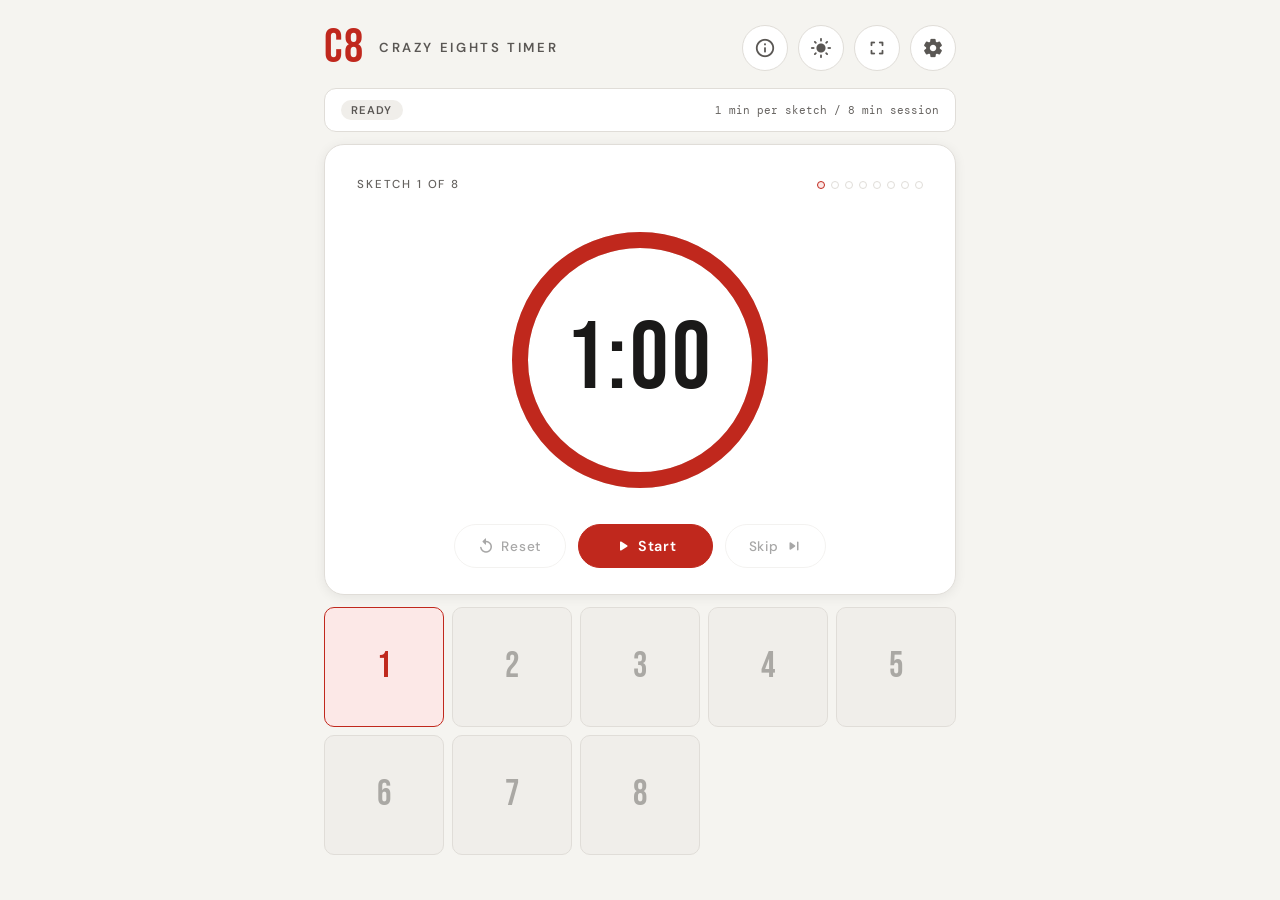
<file: index.html>
<!DOCTYPE html>
<html lang="en">
<head>
<meta charset="UTF-8">
<meta name="viewport" content="width=device-width, initial-scale=1.0">
<meta name="description" content="Crazy 8s Timer — a free, offline design sprint tool for facilitating rapid sketching sessions. Customisable rounds, audio alerts, fullscreen mode, and light/dark themes.">
<meta name="keywords" content="crazy 8s, crazy eights, design sprint, sketching timer, ideation, UX workshop, facilitation tool, design thinking, sprint timer, rapid prototyping">
<title>Crazy 8s Timer</title>
<link rel="icon" type="image/x-icon" href="https://kvgcreative.com/kvg_red_favicon.ico">
<link href="https://fonts.googleapis.com/css2?family=DM+Mono:wght@400;500&family=Bebas+Neue&family=DM+Sans:wght@300;400;500;600&display=swap" rel="stylesheet">
<link href="https://fonts.googleapis.com/icon?family=Material+Icons+Round" rel="stylesheet">
<style>
  :root {
    --bg: #f5f4f0;
    --surface: #ffffff;
    --surface2: #f0eeea;
    --border: #e0ddd8;
    --text: #1a1918;
    --text-muted: #5a5754;      /* was #6b6864 — darkened to 7.0:1 on white */
    --text-hint: #666360;       /* was #aaa8a4 (2.6:1 fail) — 5.3:1 on white, 4.6:1 on surface2 */
    --accent: #c0281d;          /* was #d63429 — darkened to 5.5:1 on white */
    --accent-soft: #fce8e7;
    --accent-dark: #8f1f16;
    --charcoal: #2c2b29;
    --green: #155e38;           /* was #1a7a4a (4.3:1 fail on green-soft) — darkened to 5.2:1 on green-soft */
    --green-soft: #e8f5ee;
    --shadow: 0 2px 12px rgba(0,0,0,0.07);
    --shadow-lg: 0 8px 32px rgba(0,0,0,0.14);
  }
  [data-theme="dark"] {
    --bg: #18171a;
    --surface: #222124;
    --surface2: #2a292c;
    --border: #38363a;
    --text: #f0eee8;
    --text-muted: #b8b6b8;      /* was #a09ea0 (4.1:1 fail) — lightened to 6.2:1 on #222124 */
    --text-hint: #8e8c8e;       /* was #6a6868 (2.2:1 fail) — lightened to 4.6:1 on #222124 */
    --accent: #f05252;          /* was #e84040 — lightened to 4.6:1 on #222124 */
    --accent-soft: #2e1616;
    --accent-dark: #ff8080;
    --charcoal: #e0ddd8;
    --green: #3dd68a;           /* was #2eb86a — lightened to 4.6:1 on #222124 */
    --green-soft: #0e2018;
    --shadow: 0 2px 12px rgba(0,0,0,0.3);
    --shadow-lg: 0 8px 40px rgba(0,0,0,0.55);
  }

  * { box-sizing: border-box; margin: 0; padding: 0; }

  html, body {
    height: 100%;
  }

  body {
    font-family: 'DM Sans', sans-serif;
    background: var(--bg);
    color: var(--text);
    min-height: 100dvh;
    height: 100dvh;
    display: flex;
    flex-direction: column;
    overflow: hidden;
    transition: background 0.3s, color 0.3s;
  }

  .app {
    max-width: 680px;
    width: 100%;
    margin: 0 auto;
    padding: 1.5rem 1.5rem 1rem;
    display: flex;
    flex-direction: column;
    flex: 1;
    min-height: 0;
    overflow: hidden;
  }

  /* ── HEADER ─────────────────────────────── */
  header {
    display: flex;
    align-items: center;
    justify-content: space-between;
    margin-bottom: 1rem;
    flex-shrink: 0;
  }
  .logo { display: flex; align-items: center; gap: 14px; }
  .logo-num {
    font-family: 'Bebas Neue', sans-serif;
    font-size: 3rem;
    line-height: 1;
    color: var(--accent);
    letter-spacing: 2px;
  }
  .logo-text {
    font-size: 0.82rem;
    font-weight: 600;
    letter-spacing: 0.2em;
    text-transform: uppercase;
    color: var(--text-muted);
    line-height: 1;
  }
  .header-controls { display: flex; gap: 10px; align-items: center; }
  .icon-btn {
    width: 46px; height: 46px;
    border-radius: 50%;
    border: 1px solid var(--border);
    background: var(--surface);
    color: var(--text-muted);
    cursor: pointer;
    display: flex;
    align-items: center;
    justify-content: center;
    transition: all 0.15s;
    font-size: 20px;
  }
  .icon-btn .material-icons-round { font-size: 22px; line-height: 1; }
  .icon-btn:hover  { border-color: var(--accent); color: var(--accent); background: var(--accent-soft); }
  .icon-btn.active { background: var(--accent); border-color: var(--accent); color: white; }

  @media (max-width: 768px) {
    #fsBtn { display: none; }
  }

  /* ── STATUS BAR ─────────────────────────── */
  .status-bar {
    display: flex;
    align-items: center;
    justify-content: space-between;
    padding: 0.7rem 1rem;
    background: var(--surface);
    border: 1px solid var(--border);
    border-radius: 12px;
    margin-bottom: 0.75rem;
    flex-shrink: 0;
  }
  .status-pill {
    font-size: 0.7rem;
    letter-spacing: 0.1em;
    text-transform: uppercase;
    font-weight: 600;
    padding: 3px 10px;
    border-radius: 100px;
  }
  .status-pill.idle    { background: var(--surface2); color: var(--text-muted); }
  .status-pill.running { background: var(--accent-soft); color: #8f1f16; }   /* #8f1f16 on #fce8e7 = 7.1:1 */
  .status-pill.done    { background: var(--green-soft); color: #0e4026; }    /* #0e4026 on #e8f5ee = 7.9:1 */
  .status-pill.paused  { background: var(--surface2); color: var(--text-muted); }
  [data-theme="dark"] .status-pill.running { background: var(--accent-soft); color: #f8aaaa; }  /* #f8aaaa on #2e1616 = 5.2:1 */
  [data-theme="dark"] .status-pill.done    { background: var(--green-soft); color: #5ddba0; }   /* #5ddba0 on #0e2018 = 5.3:1 */
  .status-meta {
    font-family: 'DM Mono', monospace;
    font-size: 0.7rem;
    color: var(--text-hint);
  }

  /* ── CARD FLIP ──────────────────────────── */
  .card-scene {
    perspective: 1400px;
    margin-bottom: 0.75rem;
    flex-shrink: 0;
  }
  .card-flipper {
    position: relative;
    transform-style: preserve-3d;
    transition: transform 0.65s cubic-bezier(0.4, 0.2, 0.2, 1);
    height: 420px; /* initial; overridden by JS */
  }
  .card-flipper.flipped { transform: rotateY(180deg); }

  .card-face {
    position: absolute;
    inset: 0;
    backface-visibility: hidden;
    -webkit-backface-visibility: hidden;
    background: var(--surface);
    border: 1px solid var(--border);
    border-radius: 20px;
    box-shadow: var(--shadow);
    overflow: hidden;
  }
  .card-front {
    padding: 2rem 2rem 1.75rem;
    display: flex;
    flex-direction: column;
  }
  .card-back {
    transform: rotateY(180deg);
    padding: 2rem;
    display: flex;
    flex-direction: column;
  }

  /* ── SKETCH INFO ─────────────────────────── */
  .sketch-info {
    display: flex;
    align-items: center;
    justify-content: space-between;
    margin-bottom: 1.25rem;
  }
  .sketch-label {
    font-size: 0.72rem;
    letter-spacing: 0.16em;
    text-transform: uppercase;
    color: var(--text-hint);
    font-weight: 500;
  }
  .sketch-counter { display: flex; gap: 6px; flex-wrap: wrap; justify-content: flex-end; max-width: 50%; }
  .sketch-dot {
    width: 8px; height: 8px;
    border-radius: 50%;
    border: 1.5px solid var(--border);
    background: transparent;
    transition: all 0.3s;
  }
  .sketch-dot.done   { background: var(--accent); border-color: var(--accent); }
  .sketch-dot.active { border-color: var(--accent); background: var(--accent-soft); }

  /* ── CIRCULAR TIMER ─────────────────────── */
  .circle-timer-wrap {
    display: flex;
    justify-content: center;
    align-items: center;
    flex: 1;
    margin: 0.5rem 0 1.5rem;
  }
  .circle-timer {
    position: relative;
    width: 280px;
    height: 280px;
    flex-shrink: 0;
  }
  .circle-timer svg {
    position: absolute;
    inset: 0;
    width: 100%;
    height: 100%;
    transform: rotate(-90deg);
  }
  .ring-track {
    fill: none;
    stroke: var(--border);
    stroke-width: 16;
  }
  .ring-bg {
    fill: none;
    stroke: var(--surface2);
    stroke-width: 16;
  }
  .ring-progress {
    fill: none;
    stroke: var(--accent);
    stroke-width: 16;
    stroke-linecap: butt;
    transition: stroke-dashoffset 1s linear, stroke 0.3s;
  }
  .circle-timer-inner {
    position: absolute;
    inset: 0;
    display: flex;
    flex-direction: column;
    align-items: center;
    justify-content: center;
  }
  .time-big {
    font-family: 'Bebas Neue', sans-serif;
    font-size: 6rem;
    line-height: 1;
    color: var(--text);
    letter-spacing: 4px;
    transition: color 0.3s;
  }
  .time-big.warning { color: var(--accent); }

  /* ── CONTROLS ───────────────────────────── */
  .controls { display: flex; gap: 12px; justify-content: center; }
  .btn {
    font-family: 'DM Sans', sans-serif;
    font-size: 0.85rem;
    font-weight: 500;
    letter-spacing: 0.06em;
    padding: 0.65rem 1.4rem;
    border-radius: 100px;
    border: 1px solid var(--border);
    cursor: pointer;
    transition: all 0.15s;
    background: var(--surface);
    color: var(--text);
    display: inline-flex;
    align-items: center;
    gap: 6px;
  }
  .btn-icon { font-size: 18px !important; line-height: 1; }
  .btn:hover { border-color: var(--text-muted); }
  .btn-primary {
    background: var(--accent);
    color: white;
    border-color: var(--accent);
    font-size: 0.9rem;
    padding: 0.75rem 2.2rem;
    font-weight: 600;
  }
  .btn-primary:hover { background: var(--accent-dark); border-color: var(--accent-dark); }
  .btn:disabled { opacity: 0.38; cursor: not-allowed; }

  /* ── FULLSCREEN MODE ─────────────────────── */
  body.fs-mode {
    overflow: hidden;
  }
  body.fs-mode .app {
    display: none;
  }
  .fs-overlay {
    display: none;
    position: fixed;
    inset: 0;
    z-index: 400;
    background: var(--bg);
    flex-direction: column;
    align-items: center;
    justify-content: center;
    padding: 2rem;
  }
  body.fs-mode .fs-overlay { display: flex; }

  .fs-header {
    position: absolute;
    top: 0; left: 0; right: 0;
    display: flex;
    align-items: center;
    justify-content: space-between;
    padding: 1.25rem 1.5rem;
  }
  .fs-logo { display: flex; align-items: center; gap: 12px; }
  .fs-logo-num {
    font-family: 'Bebas Neue', sans-serif;
    font-size: 2rem;
    line-height: 1;
    color: var(--accent);
    letter-spacing: 2px;
  }
  .fs-logo-text {
    font-size: 0.72rem;
    font-weight: 600;
    letter-spacing: 0.2em;
    text-transform: uppercase;
    color: var(--text-muted);
  }
  .fs-exit-btn {
    width: 42px; height: 42px;
    border-radius: 50%;
    border: 1px solid var(--border);
    background: var(--surface);
    color: var(--text-muted);
    cursor: pointer;
    display: flex;
    align-items: center;
    justify-content: center;
    transition: all 0.15s;
  }
  .fs-exit-btn .material-icons-round { font-size: 20px; line-height: 1; }
  .fs-exit-btn:hover { border-color: var(--accent); color: var(--accent); background: var(--accent-soft); }

  .fs-status {
    position: absolute;
    top: 5rem; left: 0; right: 0;
    display: flex;
    justify-content: center;
  }
  .fs-status-pill {
    font-size: 0.7rem;
    letter-spacing: 0.12em;
    text-transform: uppercase;
    font-weight: 600;
    padding: 4px 14px;
    border-radius: 100px;
  }
  .fs-status-pill.idle    { background: var(--surface2); color: var(--text-muted); }
  .fs-status-pill.running { background: var(--accent-soft); color: #8f1f16; }
  .fs-status-pill.done    { background: var(--green-soft); color: #0e4026; }
  .fs-status-pill.paused  { background: var(--surface2); color: var(--text-muted); }
  [data-theme="dark"] .fs-status-pill.running { background: var(--accent-soft); color: #f8aaaa; }
  [data-theme="dark"] .fs-status-pill.done    { background: var(--green-soft); color: #5ddba0; }

  .fs-sketch-label {
    font-family: 'Bebas Neue', sans-serif;
    font-size: min(6vw, 5vh);
    letter-spacing: 0.12em;
    text-transform: uppercase;
    color: var(--text-muted);
    font-weight: 400;
    margin-bottom: 1rem;
    text-align: center;
    line-height: 1;
  }

  /* Fluid circle: fills available viewport */
  .fs-circle-wrap {
    display: flex;
    align-items: center;
    justify-content: center;
    width: min(70vw, 70vh);
    height: min(70vw, 70vh);
    position: relative;
    flex-shrink: 0;
  }
  .fs-circle-wrap svg {
    position: absolute;
    inset: 0;
    width: 100%;
    height: 100%;
    transform: rotate(-90deg);
  }
  .fs-ring-bg       { fill: none; stroke: var(--surface2); stroke-width: 14; }
  .fs-ring-track    { fill: none; stroke: var(--border);   stroke-width: 14; }
  .fs-ring-progress {
    fill: none;
    stroke: var(--accent);
    stroke-width: 14;
    stroke-linecap: butt;
    transition: stroke-dashoffset 1s linear;
  }
  .fs-circle-inner {
    position: absolute;
    inset: 0;
    display: flex;
    align-items: center;
    justify-content: center;
  }
  .fs-time {
    font-family: 'Bebas Neue', sans-serif;
    font-size: min(20vw, 20vh);
    line-height: 1;
    color: var(--text);
    letter-spacing: 0.04em;
    transition: color 0.3s;
  }
  .fs-time.warning { color: var(--accent); }

  .fs-controls {
    display: flex;
    gap: 14px;
    margin-top: 2rem;
    justify-content: center;
  }
  .fs-dots {
    display: flex;
    gap: 8px;
    flex-wrap: wrap;
    justify-content: center;
    margin-top: 1.5rem;
    max-width: 400px;
  }
  .fs-dot {
    width: 10px; height: 10px;
    border-radius: 50%;
    border: 2px solid var(--border);
    background: transparent;
    transition: all 0.3s;
  }
  .fs-dot.done   { background: var(--accent); border-color: var(--accent); }
  .fs-dot.active { border-color: var(--accent); background: var(--accent-soft); }

  /* ── SETTINGS BACK ──────────────────────── */
  .settings-title {
    font-size: 0.72rem;
    letter-spacing: 0.18em;
    text-transform: uppercase;
    color: var(--text-hint);
    font-weight: 500;
    margin-bottom: 1.25rem;
  }
  .setting-row {
    display: flex;
    align-items: center;
    justify-content: space-between;
    padding: 0.9rem 0;
    border-bottom: 1px solid var(--border);
  }
  .setting-row:last-of-type { border-bottom: none; }
  .setting-info { flex: 1; }
  .setting-label { font-size: 0.9rem; font-weight: 500; color: var(--text); margin-bottom: 2px; }
  .setting-desc  { font-size: 0.75rem; color: var(--text-muted); }
  .setting-control { display: flex; align-items: center; gap: 10px; margin-left: 1rem; }
  .stepper-btn {
    width: 30px; height: 30px;
    border-radius: 50%;
    border: 1px solid var(--border);
    background: var(--surface2);
    color: var(--text);
    cursor: pointer;
    font-size: 1.1rem;
    display: flex;
    align-items: center;
    justify-content: center;
    transition: all 0.15s;
    font-family: 'DM Mono', monospace;
  }
  .stepper-btn:hover { border-color: var(--accent); color: var(--accent); background: var(--accent-soft); }
  .stepper-val {
    font-family: 'DM Mono', monospace;
    font-size: 1.1rem;
    font-weight: 500;
    min-width: 28px;
    text-align: center;
    color: var(--text);
  }

  /* Volume control */
  .volume-btns {
    display: flex;
    gap: 6px;
    align-items: center;
  }
  .vol-btn {
    width: 32px; height: 32px;
    border-radius: 50%;
    border: 1.5px solid var(--border);
    background: var(--surface2);
    color: var(--text-hint);
    cursor: pointer;
    display: flex;
    align-items: center;
    justify-content: center;
    transition: all 0.15s;
  }
  .vol-btn .material-icons-round { font-size: 16px; line-height: 1; }
  .vol-btn:hover { border-color: var(--accent); color: var(--accent); background: var(--accent-soft); }
  .vol-btn.vol-active { background: var(--accent); border-color: var(--accent); color: white; }
  .settings-apply {
    margin-top: auto;
    padding-top: 1.25rem;
    width: 100%;
  }
  .settings-apply button {
    width: 100%;
    padding: 0.75rem;
    background: var(--charcoal);
    color: var(--bg);
    border: none;
    border-radius: 12px;
    font-family: 'DM Sans', sans-serif;
    font-size: 0.85rem;
    font-weight: 600;
    letter-spacing: 0.06em;
    cursor: pointer;
    transition: opacity 0.15s;
  }
  .settings-apply button:hover { opacity: 0.82; }

  /* ── SKETCH GRID ─────────────────────────── */
  .sketch-grid {
    display: grid;
    grid-template-columns: repeat(4, 1fr);
    gap: 8px;
    flex: 1;
    min-height: 0;
    align-content: start;
  }
  .sketch-box {
    border-radius: 10px;
    border: 1.5px solid var(--border);
    background: var(--surface2);
    display: flex;
    flex-direction: column;
    align-items: center;
    justify-content: center;
    transition: all 0.3s;
    position: relative;
    overflow: hidden;
    height: var(--card-h, 120px);
  }
  .sketch-box.active-box { border-color: var(--accent); background: var(--accent-soft); }
  .sketch-box.done-box   { border-color: var(--border); background: var(--surface); }
  .sketch-box-num {
    font-family: 'Bebas Neue', sans-serif;
    font-size: clamp(1.4rem, calc(var(--card-h, 120px) * 0.3), 3.5rem);
    color: #aaa8a4;
    line-height: 1;
    transition: color 0.3s;
  }
  [data-theme="dark"] .sketch-box-num { color: #6a6868; }
  .sketch-box.active-box .sketch-box-num { color: var(--accent); }
  .sketch-box.done-box   .sketch-box-num { color: var(--border); }
  [data-theme="dark"] .sketch-box.done-box .sketch-box-num { color: #4e4c4e; }
  .sketch-box-check {
    position: absolute;
    bottom: clamp(8px, calc(var(--card-h, 120px) * 0.08), 16px);
    left: 0; right: 0;
    display: none;
    justify-content: center;
    font-size: clamp(0.9rem, calc(var(--card-h, 120px) * 0.13), 1.5rem) !important;
    color: var(--border);
    line-height: 1;
  }
  [data-theme="dark"] .sketch-box-check { color: #4e4c4e; }
  .sketch-box.done-box .sketch-box-check { display: flex; }

  /* ── NOTIFICATION OVERLAY ───────────────── */
  .notif-overlay {
    position: fixed;
    inset: 0;
    background: rgba(0,0,0,0.55);
    z-index: 200;
    display: none;
    align-items: center;
    justify-content: center;
  }
  .notif-overlay.show { display: flex; }

  /* Shared card base */
  .notif-card {
    background: var(--surface);
    border-radius: 24px;
    text-align: center;
    width: 90%;
    box-shadow: 0px 8px 32px rgba(0,0,0,0.14);
    animation: popIn 0.35s cubic-bezier(0.34, 1.56, 0.64, 1);
    display: flex;
    flex-direction: column;
    align-items: center;
    justify-content: center;
    gap: 20px;
  }

  /* "Move" card — matches Figma exactly */
  .notif-card.move {
    max-width: 520px;
    min-height: 320px;
    padding: 48px 56px;
  }

  /* "Final" card — matches Figma done variant */
  .notif-card.final {
    max-width: 520px;
    min-height: 320px;
    padding: 48px 56px;
  }

  @keyframes popIn {
    from { transform: scale(0.8); opacity: 0; }
    to   { transform: scale(1);   opacity: 1; }
  }

  /* Icon circle — Figma: 72px circle, soft red bg, arrow_forward icon */
  .notif-icon-circle {
    width: 72px;
    height: 72px;
    border-radius: 72px;
    display: flex;
    align-items: center;
    justify-content: center;
    flex-shrink: 0;
  }
  .notif-icon-circle.accent-circle { background: var(--accent-soft); }
  .notif-icon-circle.success-circle { background: var(--green-soft); }
  .notif-icon-circle .material-icons-round {
    font-size: 36px;
    line-height: 1;
  }
  .notif-icon-circle.accent-circle  .material-icons-round { color: #8f1f16; }
  .notif-icon-circle.success-circle .material-icons-round { color: #0e4026; }
  [data-theme="dark"] .notif-icon-circle.accent-circle  .material-icons-round { color: #f8aaaa; }
  [data-theme="dark"] .notif-icon-circle.success-circle .material-icons-round { color: #5ddba0; }

  /* Headline — Figma: Bebas Neue 48px, #18171a, tracking 1px, single line */
  .notif-headline {
    font-family: 'Bebas Neue', sans-serif;
    font-size: 3rem;
    letter-spacing: 1px;
    line-height: 1.08;
    color: var(--text);
    margin: 0;
  }
  .notif-headline.accent { color: var(--text); }       /* move card — dark text per Figma */
  .notif-headline.green  { color: var(--text); }        /* final card — dark text per Figma */

  /* Sub — Figma: DM Sans 14px, muted */
  .notif-sub {
    font-size: 0.875rem;
    color: var(--text-muted);
    line-height: 1.43;
    margin: 0;
  }

  /* Progress timer bar — kept below sub */
  .notif-timer {
    font-family: 'DM Mono', monospace;
    font-size: 0.7rem;
    color: var(--text-hint);
    letter-spacing: 0.1em;
    display: flex;
    align-items: center;
    gap: 8px;
    margin: 0;
  }
  .notif-timer-track {
    width: 80px;
    height: 3px;
    border-radius: 3px;
    background: var(--border);
    overflow: hidden;
    position: relative;
  }
  .notif-timer-track::after {
    content: '';
    position: absolute;
    left: 0; top: 0; bottom: 0;
    background: var(--accent);
    animation: shrink 5s linear forwards;
  }
  @keyframes shrink { from { width: 100%; } to { width: 0%; } }

  /* ── CONFIRM RESET MODAL ─────────────────── */
  .confirm-overlay {
    position: fixed;
    inset: 0;
    background: rgba(0,0,0,0.55);
    z-index: 250;
    display: none;
    align-items: center;
    justify-content: center;
  }
  .confirm-overlay.show { display: flex; }
  .confirm-card {
    background: var(--surface);
    border-radius: 24px;
    text-align: center;
    width: 90%;
    max-width: 440px;
    padding: 40px 48px;
    box-shadow: 0px 8px 32px rgba(0,0,0,0.14);
    animation: popIn 0.3s cubic-bezier(0.34, 1.56, 0.64, 1);
    display: flex;
    flex-direction: column;
    align-items: center;
    gap: 16px;
  }
  .confirm-icon-circle {
    width: 64px;
    height: 64px;
    border-radius: 64px;
    background: var(--surface2);
    display: flex;
    align-items: center;
    justify-content: center;
    flex-shrink: 0;
  }
  .confirm-icon-circle .material-icons-round {
    font-size: 30px;
    line-height: 1;
    color: var(--text-muted);
  }
  .confirm-headline {
    font-family: 'Bebas Neue', sans-serif;
    font-size: 1.75rem;
    letter-spacing: 1px;
    line-height: 1.1;
    color: var(--text);
    margin: 0;
  }
  .confirm-sub {
    font-size: 0.875rem;
    color: var(--text-muted);
    line-height: 1.5;
    margin: 0;
  }
  .confirm-actions {
    display: flex;
    gap: 12px;
    margin-top: 8px;
    width: 100%;
    justify-content: center;
  }
  .confirm-cancel {
    font-family: 'DM Sans', sans-serif;
    font-size: 0.875rem;
    font-weight: 500;
    padding: 0.65rem 1.6rem;
    border-radius: 100px;
    border: 1px solid var(--border);
    background: var(--surface);
    color: var(--text);
    cursor: pointer;
    transition: all 0.15s;
    flex: 1;
    max-width: 160px;
  }
  .confirm-cancel:hover { border-color: var(--text-muted); }
  .confirm-reset {
    font-family: 'DM Sans', sans-serif;
    font-size: 0.875rem;
    font-weight: 600;
    padding: 0.65rem 1.6rem;
    border-radius: 100px;
    border: 1px solid var(--accent);
    background: var(--accent);
    color: white;
    cursor: pointer;
    transition: all 0.15s;
    flex: 1;
    max-width: 160px;
  }
  .confirm-reset:hover { background: var(--accent-dark); border-color: var(--accent-dark); }

  /* ── ABOUT MODAL ────────────────────────── */
  .about-overlay {
    position: fixed;
    inset: 0;
    background: rgba(0,0,0,0.55);
    z-index: 300;
    display: none;
    align-items: flex-start;
    justify-content: center;
    padding: 2rem 1rem 3rem;
    overflow-y: auto;
  }
  .about-overlay.show { display: flex; }
  .about-modal {
    background: var(--surface);
    border-radius: 24px;
    width: 100%;
    max-width: 600px;
    box-shadow: var(--shadow-lg);
    animation: slideUp 0.38s cubic-bezier(0.34, 1.3, 0.64, 1);
    overflow: hidden;
    margin: auto;
  }
  @keyframes slideUp {
    from { transform: translateY(40px); opacity: 0; }
    to   { transform: translateY(0);    opacity: 1; }
  }
  .about-header {
    display: flex;
    align-items: center;
    justify-content: space-between;
    padding: 1.75rem 2rem 1.25rem;
    border-bottom: 1px solid var(--border);
    position: sticky;
    top: 0;
    background: var(--surface);
    z-index: 1;
  }
  .about-header h2 {
    font-family: 'Bebas Neue', sans-serif;
    font-size: 2rem;
    letter-spacing: 2px;
    color: var(--text);
    line-height: 1;
    margin-bottom: 3px;
  }
  .about-header p {
    font-size: 0.78rem;
    color: var(--text-muted);
    letter-spacing: 0.04em;
  }
  .about-close {
    width: 34px; height: 34px;
    border-radius: 50%;
    border: 1px solid var(--border);
    background: var(--surface2);
    color: var(--text-muted);
    cursor: pointer;
    font-size: 1rem;
    display: flex;
    align-items: center;
    justify-content: center;
    transition: all 0.15s;
    flex-shrink: 0;
  }
  .about-close:hover { border-color: var(--accent); color: var(--accent); background: var(--accent-soft); }
  .about-body { padding: 1.75rem 2rem 2rem; }
  .about-section { margin-bottom: 1.75rem; }
  .about-section:last-child { margin-bottom: 0; }
  .about-tag {
    display: inline-block;
    font-size: 0.65rem;
    letter-spacing: 0.2em;
    text-transform: uppercase;
    font-weight: 600;
    color: var(--accent);
    margin-bottom: 0.55rem;
  }
  .about-section h3 {
    font-size: 1rem;
    font-weight: 600;
    color: var(--text);
    margin-bottom: 0.5rem;
  }
  .about-section p {
    font-size: 0.875rem;
    color: var(--text-muted);
    line-height: 1.7;
    margin-bottom: 0.55rem;
  }
  .about-section p:last-child { margin-bottom: 0; }
  .about-steps {
    counter-reset: astep;
    list-style: none;
    padding: 0;
    display: flex;
    flex-direction: column;
    gap: 10px;
    margin-top: 0.25rem;
  }
  .about-steps li {
    counter-increment: astep;
    display: flex;
    gap: 13px;
    align-items: flex-start;
    font-size: 0.875rem;
    color: var(--text-muted);
    line-height: 1.6;
  }
  .about-steps li::before {
    content: counter(astep);
    font-family: 'DM Mono', monospace;
    font-size: 0.68rem;
    font-weight: 500;
    background: var(--accent);
    color: white;
    width: 22px; height: 22px;
    border-radius: 50%;
    display: flex;
    align-items: center;
    justify-content: center;
    flex-shrink: 0;
    margin-top: 2px;
  }
  .about-tips {
    display: grid;
    grid-template-columns: 1fr 1fr;
    gap: 8px;
    margin-top: 0.5rem;
  }
  .about-tip {
    background: var(--surface2);
    border-radius: 10px;
    padding: 0.85rem 1rem;
    font-size: 0.8rem;
    color: var(--text-muted);
    line-height: 1.55;
    border: 1px solid var(--border);
  }
  .about-tip strong {
    display: block;
    font-weight: 600;
    color: var(--text);
    margin-bottom: 3px;
    font-size: 0.82rem;
  }
  .about-divider { height: 1px; background: var(--border); margin: 1.5rem 0; }
  .about-controls-grid {
    display: grid;
    grid-template-columns: auto 1fr;
    gap: 10px 14px;
    align-items: center;
  }
  .ctl-pill {
    font-size: 0.72rem;
    font-weight: 600;
    background: var(--surface2);
    border: 1px solid var(--border);
    border-radius: 100px;
    padding: 5px 12px;
    color: var(--text);
    white-space: nowrap;
    justify-self: start;
    display: inline-flex;
    align-items: center;
    gap: 5px;
  }
  .ctl-pill .material-icons-round { font-size: 16px; line-height: 1; }
  .ctl-pill.red { background: var(--accent-soft); border-color: var(--accent); color: #8f1f16; }  /* 7.1:1 on #fce8e7 */
  [data-theme="dark"] .ctl-pill.red { background: var(--accent-soft); border-color: var(--accent); color: #f8aaaa; }
  .ctl-desc { font-size: 0.83rem; color: var(--text-muted); line-height: 1.5; }
</style>
</head>
<body>
<div class="app">

  <!-- HEADER -->
  <header>
    <div class="logo">
      <div class="logo-num">C8</div>
      <div class="logo-text">Crazy Eights Timer</div>
    </div>
    <div class="header-controls">
      <button class="icon-btn" id="aboutBtn"    title="About & Instructions" onclick="toggleAbout()"><span class="material-icons-round">info_outline</span></button>
      <button class="icon-btn" id="themeBtn"    title="Toggle theme" onclick="toggleTheme()"><span class="material-icons-round" id="themeIcon">light_mode</span></button>
      <button class="icon-btn" id="fsBtn"       title="Fullscreen timer" onclick="enterFullscreen()"><span class="material-icons-round">fullscreen</span></button>
      <button class="icon-btn" id="settingsBtn" title="Settings" onclick="toggleSettings()"><span class="material-icons-round">settings</span></button>
    </div>
  </header>

  <!-- STATUS -->
  <div class="status-bar">
    <span class="status-pill idle" id="statusPill">Ready</span>
    <span class="status-meta" id="statusMeta">1 min per sketch / 8 min session</span>
  </div>

  <!-- ── FLIP CARD ── -->
  <div class="card-scene">
    <div class="card-flipper" id="cardFlipper">

      <!-- FRONT: TIMER -->
      <div class="card-face card-front" id="cardFront">
        <div class="sketch-info">
          <span class="sketch-label">Sketch <span id="sketchCurrent">1</span> of <span id="sketchTotal">8</span></span>
          <div class="sketch-counter" id="sketchDots"></div>
        </div>

        <div class="circle-timer-wrap">
          <div class="circle-timer">
            <svg viewBox="0 0 280 280" xmlns="http://www.w3.org/2000/svg">
              <circle class="ring-bg"       cx="140" cy="140" r="120"/>
              <circle class="ring-track"    cx="140" cy="140" r="120"/>
              <circle class="ring-progress" cx="140" cy="140" r="120" id="ringProgress"/>
            </svg>
            <div class="circle-timer-inner">
              <div class="time-big" id="timeBig">1:00</div>
            </div>
          </div>
        </div>

        <div class="controls">
          <button class="btn" id="resetBtn" onclick="resetTimer()" disabled><span class="material-icons-round btn-icon">replay</span> Reset</button>
          <button class="btn btn-primary" id="startBtn" onclick="toggleTimer()"><span class="material-icons-round btn-icon" id="startIcon">play_arrow</span> <span id="startLabel">Start</span></button>
          <button class="btn" id="skipBtn"  onclick="skipSketch()" disabled>Skip <span class="material-icons-round btn-icon">skip_next</span></button>
        </div>
      </div>

      <!-- BACK: SETTINGS -->
      <div class="card-face card-back" id="cardBack">
        <div class="settings-title">Timer Settings</div>

        <div class="setting-row">
          <div class="setting-info">
            <div class="setting-label">Number of sketches</div>
            <div class="setting-desc">Total sketches in the session</div>
          </div>
          <div class="setting-control">
            <button class="stepper-btn" onclick="adjustSetting('sketches',-1)">−</button>
            <div class="stepper-val" id="settingSketches">8</div>
            <button class="stepper-btn" onclick="adjustSetting('sketches',1)">+</button>
          </div>
        </div>

        <div class="setting-row">
          <div class="setting-info">
            <div class="setting-label">Minutes per sketch</div>
            <div class="setting-desc">Duration of each sketch slot</div>
          </div>
          <div class="setting-control">
            <button class="stepper-btn" onclick="adjustSetting('minutes',-1)">−</button>
            <div class="stepper-val" id="settingMinutes">1</div>
            <button class="stepper-btn" onclick="adjustSetting('minutes',1)">+</button>
          </div>
        </div>

        <div class="setting-row">
          <div class="setting-info">
            <div class="setting-label">Warning at (seconds left)</div>
            <div class="setting-desc">When the countdown turns red</div>
          </div>
          <div class="setting-control">
            <button class="stepper-btn" onclick="adjustSetting('warning',-5)">−</button>
            <div class="stepper-val" id="settingWarning">15</div>
            <button class="stepper-btn" onclick="adjustSetting('warning',5)">+</button>
          </div>
        </div>

        <div class="setting-row">
          <div class="setting-info">
            <div class="setting-label">Volume</div>
            <div class="setting-desc">Audio level for alerts and ticks</div>
          </div>
          <div class="volume-btns" id="volBtns">
            <button class="vol-btn" onclick="setVolume(0)" title="Muted"><span class="material-icons-round">volume_off</span></button>
            <button class="vol-btn" onclick="setVolume(1)" title="Quiet"><span class="material-icons-round">volume_down</span></button>
            <button class="vol-btn vol-active" onclick="setVolume(2)" title="Medium"><span class="material-icons-round">volume_up</span></button>
            <button class="vol-btn" onclick="setVolume(3)" title="Loud"><span class="material-icons-round">volume_up</span></button>
            <button class="vol-btn" onclick="setVolume(4)" title="Extra Loud"><span class="material-icons-round">volume_up</span></button>
          </div>
        </div>

        <div class="settings-apply">
          <button onclick="applySettings()">Apply Settings</button>
        </div>
      </div>

    </div>
  </div>

  <!-- SKETCH GRID -->
  <div class="sketch-grid" id="sketchGrid"></div>

</div>

<!-- ── FULLSCREEN OVERLAY ── -->
<div class="fs-overlay" id="fsOverlay">
  <div class="fs-header">
    <div class="fs-logo">
      <div class="fs-logo-num">C8</div>
      <div class="fs-logo-text">Crazy Eights Timer</div>
    </div>
    <button class="fs-exit-btn" title="Exit fullscreen" onclick="exitFullscreen()">
      <span class="material-icons-round">fullscreen_exit</span>
    </button>
  </div>

  <div class="fs-status">
    <span class="fs-status-pill idle" id="fsStatusPill">Ready</span>
  </div>

  <div class="fs-sketch-label" id="fsSketchLabel">Sketch 1 of 8</div>

  <div class="fs-circle-wrap" id="fsCircleWrap">
    <svg id="fsSvg" viewBox="0 0 200 200" xmlns="http://www.w3.org/2000/svg">
      <circle class="fs-ring-bg"       cx="100" cy="100" r="88"/>
      <circle class="fs-ring-track"    cx="100" cy="100" r="88"/>
      <circle class="fs-ring-progress" cx="100" cy="100" r="88" id="fsRingProgress"
        stroke-dasharray="552.92" stroke-dashoffset="0"/>
    </svg>
    <div class="fs-circle-inner">
      <div class="fs-time" id="fsTime">1:00</div>
    </div>
  </div>

  <div class="fs-dots" id="fsDots"></div>

  <div class="fs-controls">
    <button class="btn" id="fsResetBtn" onclick="resetTimer()" disabled><span class="material-icons-round btn-icon">replay</span> Reset</button>
    <button class="btn btn-primary" id="fsStartBtn" onclick="toggleTimer()"><span class="material-icons-round btn-icon" id="fsStartIcon">play_arrow</span> <span id="fsStartLabel">Start</span></button>
    <button class="btn" id="fsSkipBtn" onclick="skipSketch()" disabled>Skip <span class="material-icons-round btn-icon">skip_next</span></button>
  </div>
</div>

<!-- ── CONFIRM RESET MODAL ── -->
<div class="confirm-overlay" id="confirmOverlay" onclick="if(event.target===this)closeConfirmReset()">
  <div class="confirm-card">
    <div class="confirm-icon-circle">
      <span class="material-icons-round">replay</span>
    </div>
    <div class="confirm-headline">Reset session?</div>
    <div class="confirm-sub">All progress will be lost and the timer will return to the beginning.</div>
    <div class="confirm-actions">
      <button class="confirm-cancel" onclick="closeConfirmReset()">Cancel</button>
      <button class="confirm-reset" onclick="confirmReset()">Reset</button>
    </div>
  </div>
</div>

<!-- ── NOTIFICATION OVERLAY ── -->
<div class="notif-overlay" id="notifOverlay">
  <div class="notif-card" id="notifCard">
    <div class="notif-icon-circle accent-circle" id="notifIconCircle">
      <span class="material-icons-round" id="notifIconMat">arrow_forward</span>
    </div>
    <div class="notif-headline" id="notifHeadline">Move to next sketch!</div>
    <div class="notif-sub" id="notifSub">Sketch 2 of 8 starting soon.</div>
    <div class="notif-timer" id="notifTimerBar">
      Auto-closing <div class="notif-timer-track" id="notifTimerTrack"></div>
    </div>
  </div>
</div>

<!-- ── ABOUT MODAL ── -->
<div class="about-overlay" id="aboutOverlay" onclick="handleAboutBg(event)">
  <div class="about-modal">
    <div class="about-header">
      <div>
        <h2>Crazy Eights</h2>
        <p>How to use the timer and run a team session</p>
      </div>
      <button class="about-close" onclick="toggleAbout()"><span class="material-icons-round" style="font-size:18px;">close</span></button>
    </div>
    <div class="about-body">

      <div class="about-section">
        <div class="about-tag">What is it?</div>
        <p>Crazy 8s is a rapid sketching exercise from Google Ventures' Design Sprint. Each person folds a sheet of paper into 8 panels and has one minute to sketch a different idea in each one. The time pressure forces quantity over quality — and that's the whole point.</p>
        <p>The goal isn't polished drawings. It's to move past your first obvious idea and explore a wider range of possibilities before committing to a direction.</p>
      </div>

      <div class="about-divider"></div>

      <div class="about-section">
        <div class="about-tag">Using the timer</div>
        <div class="about-controls-grid">
          <span class="ctl-pill red"><span class="material-icons-round">play_arrow</span> Start</span>
          <span class="ctl-desc">Begin the countdown for the first sketch</span>
          <span class="ctl-pill red"><span class="material-icons-round">pause</span> Pause</span>
          <span class="ctl-desc">Freeze the timer without losing progress</span>
          <span class="ctl-pill"><span class="material-icons-round">replay</span> Reset</span>
          <span class="ctl-desc">Cancel the session and return to the beginning</span>
          <span class="ctl-pill">Skip <span class="material-icons-round">skip_next</span></span>
          <span class="ctl-desc">End the current sketch early and move to the next</span>
          <span class="ctl-pill" style="font-family:'DM Mono',monospace; font-size:0.75rem; letter-spacing:0.05em;">Space</span>
          <span class="ctl-desc">Start, pause, or resume the timer from the keyboard — disabled when a modal is open</span>
          <span class="ctl-pill" style="font-family:'DM Mono',monospace; font-size:0.75rem; letter-spacing:0.05em;">Esc</span>
          <span class="ctl-desc">Close this guide when it is open</span>
          <span class="ctl-pill"><span class="material-icons-round">fullscreen</span></span>
          <span class="ctl-desc">Expand the timer to fill the entire screen — ideal for projecting in a room. Not available on mobile. Press <strong>Esc</strong> or tap the exit button to return.</span>
          <span class="ctl-pill"><span class="material-icons-round">settings</span></span>
          <span class="ctl-desc">Flip the card to adjust number of sketches, time per sketch, and warning threshold — then tap Apply</span>
          <span class="ctl-pill"><span class="material-icons-round">info_outline</span></span>
          <span class="ctl-desc">Open this guide</span>
          <span class="ctl-pill"><span class="material-icons-round">light_mode</span> / <span class="material-icons-round">dark_mode</span></span>
          <span class="ctl-desc">Toggle light and dark mode</span>
        </div>
        <p style="margin-top:1rem;">When each minute ends, a <strong>"Move to next sketch!"</strong> overlay appears with an audio alert and auto-closes after 5 seconds. At the end of the full session, a <strong>"Pencils down!"</strong> screen plays a victory chime.</p>
      </div>

      <div class="about-divider"></div>

      <div class="about-section">
        <div class="about-tag">Facilitating a team session</div>
        <h3>Before you start</h3>
        <ol class="about-steps">
          <li>Give everyone a sheet of paper and have them fold it in half three times to create 8 equal panels.</li>
          <li>Define the challenge clearly — everyone should be sketching toward the same problem.</li>
          <li>Remind the team these are quick sketches, not wireframes. Stick figures and rough boxes are perfect.</li>
          <li>Open this timer on a shared screen, or have each person run it on their own device.</li>
        </ol>
      </div>

      <div class="about-section">
        <h3>During the session</h3>
        <ol class="about-steps">
          <li>Press <strong>Start</strong> — everyone sketches simultaneously, one idea per panel.</li>
          <li>When the alert sounds, everyone moves to the next panel immediately.</li>
          <li>Discourage talking during the exercise — stay heads-down until "Pencils down!" plays.</li>
          <li>Encourage participants to number each panel as they go to keep track.</li>
        </ol>
      </div>

      <div class="about-section">
        <h3>After the session</h3>
        <ol class="about-steps">
          <li>Each person picks their single strongest idea and puts a star on it.</li>
          <li>Go around the room — each person presents their starred sketch in 60 seconds or less.</li>
          <li>Use dot voting or a heat map to identify which ideas the team finds most promising.</li>
          <li>Take the top 1–3 concepts forward into more detailed prototyping or decision-making.</li>
        </ol>
      </div>

      <div class="about-divider"></div>

      <div class="about-section">
        <div class="about-tag">Tips for great sessions</div>
        <div class="about-tips">
          <div class="about-tip"><strong>Silence is golden</strong>No talking during sketching — conversation kills flow and slows everyone down.</div>
          <div class="about-tip"><strong>Quantity over quality</strong>8 rough ideas beats 2 polished ones. Ugly sketches are encouraged.</div>
          <div class="about-tip"><strong>Label everything</strong>A quick title or caption makes sketches far easier to present afterward.</div>
          <div class="about-tip"><strong>Vary the time</strong>Try 2-min slots for complex problems, 30-sec for pure ideation speed runs.</div>
          <div class="about-tip"><strong>Remote teams</strong>Use a shared Miro or FigJam board — upload phone photos right after.</div>
          <div class="about-tip"><strong>Warm up first</strong>A 5-minute "draw anything" exercise reduces self-consciousness before you begin.</div>
        </div>
      </div>

    </div>
    <div style="text-align:center; padding: 1rem 2rem 1.5rem; border-top: 1px solid var(--border);">
      <span style="font-size:0.72rem; letter-spacing:0.12em; text-transform:uppercase; color:var(--text-hint); font-weight:500;">Made with AI</span>
    </div>
  </div>
</div>

<script>
// ── RING MATH ──────────────────────────────────────────────────────
const R = 120;
const CIRC = +(2 * Math.PI * R).toFixed(2); // 753.98

// ── STATE ──────────────────────────────────────────────────────────
let settings     = { sketches: 8, minutes: 1, warning: 15 };
let tempSettings = { ...settings };
let state         = 'idle';
let currentSketch = 1;
let secondsLeft   = 0;
let totalSeconds  = 0;
let interval      = null;
let notifTimeout  = null;
let audioCtx      = null;
let isFlipped     = false;
// 0=muted, 1=quiet, 2=medium(default), 3=loud, 4=extra loud
let volumeLevel   = 2;
const VOLUME_GAINS = [0, 0.3, 0.7, 1.2, 2.0];

// ── AUDIO ──────────────────────────────────────────────────────────
function getAudioCtx() {
  if (!audioCtx) {
    audioCtx = new (window.AudioContext || window.webkitAudioContext)();
    // Compressor prevents clipping at high gain levels
    const comp = audioCtx.createDynamicsCompressor();
    comp.threshold.value = -6;
    comp.knee.value      = 6;
    comp.ratio.value     = 4;
    comp.attack.value    = 0.003;
    comp.release.value   = 0.15;
    comp.connect(audioCtx.destination);
    audioCtx._out = comp;
  }
  if (audioCtx.state === 'suspended') audioCtx.resume();
  return audioCtx;
}
function volGain(base) {
  return base * VOLUME_GAINS[volumeLevel];
}
function playBeep(type) {
  if (volumeLevel === 0) return;
  try {
    const ctx = getAudioCtx();
    if (type === 'move') {
      const osc = ctx.createOscillator(), g = ctx.createGain();
      osc.connect(g); g.connect(ctx._out || ctx.destination);
      osc.type = 'sine';
      osc.frequency.setValueAtTime(880, ctx.currentTime);
      osc.frequency.setValueAtTime(1100, ctx.currentTime + 0.12);
      g.gain.setValueAtTime(volGain(0.35), ctx.currentTime);
      g.gain.exponentialRampToValueAtTime(0.001, ctx.currentTime + 0.45);
      osc.start(ctx.currentTime); osc.stop(ctx.currentTime + 0.45);
    } else if (type === 'final') {
      [523, 659, 784, 1047].forEach((freq, i) => {
        const o = ctx.createOscillator(), g = ctx.createGain();
        o.connect(g); g.connect(ctx._out || ctx.destination);
        o.type = 'sine';
        o.frequency.setValueAtTime(freq, ctx.currentTime + i * 0.18);
        g.gain.setValueAtTime(0, ctx.currentTime + i * 0.18);
        g.gain.linearRampToValueAtTime(volGain(0.3), ctx.currentTime + i * 0.18 + 0.04);
        g.gain.exponentialRampToValueAtTime(0.001, ctx.currentTime + i * 0.18 + 0.5);
        o.start(ctx.currentTime + i * 0.18); o.stop(ctx.currentTime + i * 0.18 + 0.55);
      });
    } else if (type === 'tick') {
      const osc = ctx.createOscillator(), g = ctx.createGain();
      osc.connect(g); g.connect(ctx._out || ctx.destination);
      osc.type = 'sine';
      osc.frequency.setValueAtTime(660, ctx.currentTime);
      g.gain.setValueAtTime(volGain(0.12), ctx.currentTime);
      g.gain.exponentialRampToValueAtTime(0.001, ctx.currentTime + 0.08);
      osc.start(ctx.currentTime); osc.stop(ctx.currentTime + 0.08);
    } else if (type === 'preview') {
      // Short pleasant tone played when user selects a volume level
      const osc = ctx.createOscillator(), g = ctx.createGain();
      osc.connect(g); g.connect(ctx._out || ctx.destination);
      osc.type = 'sine';
      osc.frequency.setValueAtTime(880, ctx.currentTime);
      osc.frequency.setValueAtTime(1047, ctx.currentTime + 0.1);
      g.gain.setValueAtTime(volGain(0.4), ctx.currentTime);
      g.gain.exponentialRampToValueAtTime(0.001, ctx.currentTime + 0.4);
      osc.start(ctx.currentTime); osc.stop(ctx.currentTime + 0.4);
    }
  } catch(e) {}
}

function setVolume(level) {
  volumeLevel = level;
  // Update active state on vol buttons
  const btns = document.querySelectorAll('.vol-btn');
  btns.forEach((btn, i) => btn.classList.toggle('vol-active', i === level));
  // Preview the sound at the new level (skip if muted)
  if (level > 0) playBeep('preview');
}

// ── START BUTTON HELPER ────────────────────────────────────────────
function setStartBtn(icon, label, disabled) {
  document.getElementById('startIcon').textContent = icon;
  document.getElementById('startLabel').textContent = label;
  document.getElementById('startBtn').disabled = !!disabled;
  syncFullscreen();
}

// ── AUDIO UNLOCK (mobile requires user-gesture resume) ─────────────
function unlockAudio() {
  if (!audioCtx) return;
  if (audioCtx.state === 'suspended') audioCtx.resume();
}
document.addEventListener('touchstart', unlockAudio, { once: false, passive: true });
document.addEventListener('touchend',   unlockAudio, { once: false, passive: true });
document.addEventListener('click',      unlockAudio, { once: false, passive: true });
// ── CARD FLIP ──────────────────────────────────────────────────────
function syncCardHeight() {
  const flipper = document.getElementById('cardFlipper');
  const front   = document.getElementById('cardFront');
  const back    = document.getElementById('cardBack');

  // Temporarily make back visible and in-flow to measure its natural height
  back.style.position   = 'relative';
  back.style.transform  = 'none';
  back.style.visibility = 'hidden';
  const bh = back.scrollHeight;
  back.style.position   = '';
  back.style.transform  = '';
  back.style.visibility = '';

  const fh = front.scrollHeight;
  flipper.style.height = Math.max(fh, bh) + 'px';
}

function toggleSettings() {
  isFlipped = !isFlipped;
  document.getElementById('cardFlipper').classList.toggle('flipped', isFlipped);
  document.getElementById('settingsBtn').classList.toggle('active', isFlipped);
  if (isFlipped) {
    document.getElementById('settingSketches').textContent = tempSettings.sketches;
    document.getElementById('settingMinutes').textContent  = tempSettings.minutes;
    document.getElementById('settingWarning').textContent  = tempSettings.warning;
  }
}

function adjustSetting(key, delta) {
  if (key === 'sketches') {
    tempSettings.sketches = Math.max(1, Math.min(16, tempSettings.sketches + delta));
    document.getElementById('settingSketches').textContent = tempSettings.sketches;
  } else if (key === 'minutes') {
    tempSettings.minutes = Math.max(1, Math.min(10, tempSettings.minutes + delta));
    document.getElementById('settingMinutes').textContent = tempSettings.minutes;
  } else if (key === 'warning') {
    tempSettings.warning = Math.max(5, Math.min(60, tempSettings.warning + delta));
    document.getElementById('settingWarning').textContent = tempSettings.warning;
  }
}

function applySettings() {
  settings = { ...tempSettings };
  resetTimer();
  buildGrid();
  isFlipped = false;
  document.getElementById('cardFlipper').classList.remove('flipped');
  document.getElementById('settingsBtn').classList.remove('active');
  setTimeout(syncCardHeight, 50);
  setTimeout(layoutSketchGrid, 700); // after the flip animation settles
}

// ── ABOUT ──────────────────────────────────────────────────────────
function toggleAbout() {
  const overlay = document.getElementById('aboutOverlay');
  const btn     = document.getElementById('aboutBtn');
  const open    = overlay.classList.toggle('show');
  btn.classList.toggle('active', open);
}
function handleAboutBg(e) {
  if (e.target === document.getElementById('aboutOverlay')) toggleAbout();
}
document.addEventListener('keydown', e => {
  // Escape — close About modal
  if (e.key === 'Escape' && document.getElementById('aboutOverlay').classList.contains('show')) {
    toggleAbout();
    return;
  }
  // Spacebar — start / pause / resume (only when no modal is open and session is not done)
  if (e.key === ' ' || e.code === 'Space') {
    const anyModalOpen =
      document.getElementById('aboutOverlay').classList.contains('show') ||
      document.getElementById('confirmOverlay').classList.contains('show') ||
      document.getElementById('notifOverlay').classList.contains('show');
    if (anyModalOpen) return;
    if (state === 'done') return;
    e.preventDefault(); // prevent page scroll
    toggleTimer();
  }
});

// ── BUILD / UPDATE UI ──────────────────────────────────────────────
function buildDots() {
  const el = document.getElementById('sketchDots');
  el.innerHTML = '';
  for (let i = 1; i <= settings.sketches; i++) {
    const d = document.createElement('div');
    d.className = 'sketch-dot' + (i < currentSketch ? ' done' : i === currentSketch ? ' active' : '');
    el.appendChild(d);
  }
}

// ── DYNAMIC GRID LAYOUT ──────────────────────────────────────────────
// Picks the column count (and resulting card height) that best fills the
// actual available space below the timer, rather than guessing from
// window orientation alone. Prefers fewer columns (more rows, squarish
// cards) and only adds columns when the height genuinely can't fit that
// many rows at a usable size.
const GRID_GAP    = 8;
const CARD_MIN_H  = 64;
const CARD_MAX_H  = 220;

function computeGridLayout(n, W, H) {
  const maxCols = Math.min(n, 8);
  const minCols = Math.min(n, 4);
  let chosen = null;

  for (let cols = minCols; cols <= maxCols; cols++) {
    const rows   = Math.ceil(n / cols);
    const cardW  = (W - (cols - 1) * GRID_GAP) / cols;
    // Single-row layouts read better a little taller than wide;
    // multi-row layouts stay roughly square.
    const aspect = rows === 1 ? 4 / 3 : 1;
    let cardH    = cardW * aspect;
    cardH        = Math.min(CARD_MAX_H, Math.max(CARD_MIN_H, cardH));
    const totalH = rows * cardH + (rows - 1) * GRID_GAP;

    if (totalH <= H) { chosen = { cols, rows, cardH }; break; }
  }

  // Nothing fit comfortably (very short viewport) — fall back to the
  // widest layout (fewest rows) at the minimum usable card height.
  if (!chosen) {
    const cols = maxCols;
    const rows = Math.ceil(n / cols);
    chosen = { cols, rows, cardH: CARD_MIN_H };
  }
  return chosen;
}

function layoutSketchGrid() {
  if (settings.sketches === 1) return; // grid is hidden, nothing to size
  const el = document.getElementById('sketchGrid');
  if (!el || el.style.display === 'none') return;

  const W = el.clientWidth;
  const H = el.clientHeight;
  if (W === 0 || H === 0) return;

  const { cols, cardH } = computeGridLayout(settings.sketches, W, H);
  el.style.gridTemplateColumns = `repeat(${cols}, 1fr)`;
  el.style.setProperty('--card-h', cardH + 'px');
}

let layoutResizeTimeout = null;
window.addEventListener('resize', () => {
  clearTimeout(layoutResizeTimeout);
  layoutResizeTimeout = setTimeout(layoutSketchGrid, 80);
});
window.addEventListener('orientationchange', () => setTimeout(layoutSketchGrid, 150));

function buildGrid() {
  const el = document.getElementById('sketchGrid');
  el.innerHTML = '';
  const n = settings.sketches;

  // Hide the grid entirely for a single-sketch session
  el.style.display = n === 1 ? 'none' : 'grid';
  if (n === 1) return;

  for (let i = 1; i <= n; i++) {
    const box = document.createElement('div');
    box.id = `sbox-${i}`;
    box.className = 'sketch-box' + (i === currentSketch ? ' active-box' : '');
    box.innerHTML = `<div class="sketch-box-num">${i}</div><span class="material-icons-round sketch-box-check">check</span>`;
    el.appendChild(box);
  }

  requestAnimationFrame(layoutSketchGrid);
}

function updateGrid() {
  for (let i = 1; i <= settings.sketches; i++) {
    const box = document.getElementById(`sbox-${i}`);
    if (!box) continue;
    box.className = 'sketch-box' + (i < currentSketch ? ' done-box' : i === currentSketch ? ' active-box' : '');
  }
}

function updateRing() {
  const ring = document.getElementById('ringProgress');
  const pct  = totalSeconds > 0 ? secondsLeft / totalSeconds : 1;
  ring.style.strokeDashoffset = (CIRC * (1 - pct)).toFixed(2);
  const warn = secondsLeft <= settings.warning && state === 'running';
  ring.style.stroke = warn ? 'var(--accent)' : 'var(--accent)';
  // pulse ring red on warning
  ring.style.filter = warn ? 'drop-shadow(0 0 6px var(--accent))' : 'none';
}

function updateDisplay() {
  const mins = Math.floor(secondsLeft / 60);
  const secs = secondsLeft % 60;
  const bigEl = document.getElementById('timeBig');
  bigEl.textContent = `${mins}:${secs.toString().padStart(2, '0')}`;
  bigEl.className   = 'time-big' + (secondsLeft <= settings.warning && state === 'running' ? ' warning' : '');
  updateRing();
  document.getElementById('sketchCurrent').textContent = currentSketch;
  document.getElementById('sketchTotal').textContent   = settings.sketches;
  buildDots();
  updateGrid();
  syncFullscreen();
}

function updateStatus(s, meta) {
  const pill = document.getElementById('statusPill');
  pill.className    = 'status-pill ' + s;
  pill.textContent  = s === 'idle' ? 'Ready' : s.charAt(0).toUpperCase() + s.slice(1);
  document.getElementById('statusMeta').textContent = meta;
  syncFsStatus(s);
}

// ── NOTIFICATIONS ──────────────────────────────────────────────────
function showNotif(type) {
  const overlay      = document.getElementById('notifOverlay');
  const card         = document.getElementById('notifCard');
  const iconCircle   = document.getElementById('notifIconCircle');
  const iconMat      = document.getElementById('notifIconMat');
  const headline     = document.getElementById('notifHeadline');
  const sub          = document.getElementById('notifSub');
  const bar          = document.getElementById('notifTimerBar');

  if (type === 'move') {
    card.className           = 'notif-card move';
    iconCircle.className     = 'notif-icon-circle accent-circle';
    iconMat.textContent      = 'arrow_forward';
    headline.className       = 'notif-headline accent';
    headline.textContent     = 'Move to next sketch!';
    sub.textContent          = `Sketch ${currentSketch + 1} of ${settings.sketches} starting soon.`;
    bar.style.display        = 'flex';
    // Re-trigger CSS animation by replacing the track element
    const oldTrack = document.getElementById('notifTimerTrack');
    const newTrack = document.createElement('div');
    newTrack.className = 'notif-timer-track';
    newTrack.id = 'notifTimerTrack';
    oldTrack.replaceWith(newTrack);
  } else {
    card.className           = 'notif-card final';
    iconCircle.className     = 'notif-icon-circle success-circle';
    iconMat.textContent      = 'celebration';
    headline.className       = 'notif-headline green';
    headline.textContent     = 'Pencils down!';
    sub.textContent          = `Great work. Share your sketches with the team.`;
    bar.style.display        = 'none';
  }

  overlay.classList.add('show');
  clearTimeout(notifTimeout);
  if (type === 'move') notifTimeout = setTimeout(() => overlay.classList.remove('show'), 5000);
  overlay.onclick = e => { if (e.target === overlay) overlay.classList.remove('show'); };
}

// ── TIMER LOGIC ────────────────────────────────────────────────────
function resetTimer() {
  // If a session is in progress, show confirmation dialog instead
  if (state === 'running' || state === 'paused') {
    document.getElementById('confirmOverlay').classList.add('show');
    return;
  }
  doReset();
}

function confirmReset() {
  document.getElementById('confirmOverlay').classList.remove('show');
  doReset();
}

function closeConfirmReset() {
  document.getElementById('confirmOverlay').classList.remove('show');
}

function doReset() {
  clearInterval(interval); interval = null;
  state         = 'idle';
  currentSketch = 1;
  secondsLeft   = settings.minutes * 60;
  totalSeconds  = settings.minutes * 60;
  updateDisplay();
  updateStatus('idle', `${settings.minutes} min per sketch / ${settings.sketches * settings.minutes} min session`);
  setStartBtn('play_arrow', 'Start', false);
  document.getElementById('resetBtn').disabled     = true;
  document.getElementById('skipBtn').disabled      = true;
  const ring = document.getElementById('ringProgress');
  ring.style.strokeDashoffset = '0';
  ring.style.filter = 'none';
}

function toggleTimer() {
  if (state === 'idle' || state === 'paused') startTimer();
  else if (state === 'running') pauseTimer();
}

function startTimer() {
  state        = 'running';
  secondsLeft  = secondsLeft  || settings.minutes * 60;
  totalSeconds = totalSeconds || settings.minutes * 60;
  // Create and resume AudioContext on first user gesture (required on mobile)
  if (!audioCtx) audioCtx = new (window.AudioContext || window.webkitAudioContext)();
  if (audioCtx.state === 'suspended') audioCtx.resume();
  setStartBtn('pause', 'Pause', false);
  document.getElementById('resetBtn').disabled     = false;
  document.getElementById('skipBtn').disabled      = false;
  updateStatus('running', `Sketching — ${settings.sketches * settings.minutes} min session`);
  interval = setInterval(tick, 1000);
}

function tick() {
  if (state !== 'running') return;
  secondsLeft--;
  if (secondsLeft <= 10 && secondsLeft > 0) playBeep('tick');
  updateDisplay();
  if (secondsLeft <= 0) {
    clearInterval(interval); interval = null;
    advanceSketch();
  }
}

function advanceSketch() {
  if (currentSketch >= settings.sketches) {
    state = 'done';
    playBeep('final');
    showNotif('final');
    updateStatus('done', 'Session complete! 🎉');
    setStartBtn('play_arrow', 'Start', true);
    document.getElementById('skipBtn').disabled      = true;
    currentSketch++;
    buildDots();
    updateGrid();
  } else {
    playBeep('move');
    showNotif('move');
    currentSketch++;
    secondsLeft  = settings.minutes * 60;
    totalSeconds = settings.minutes * 60;
    updateDisplay();
    setTimeout(() => { if (state === 'running') interval = setInterval(tick, 1000); }, 5200);
  }
}

function pauseTimer() {
  state = 'paused';
  clearInterval(interval); interval = null;
  setStartBtn('play_arrow', 'Resume', false);
  updateStatus('paused', 'Paused');
}

function skipSketch() {
  if (state !== 'running' && state !== 'paused') return;
  clearInterval(interval); interval = null;
  advanceSketch();
}

// ── THEME ──────────────────────────────────────────────────────────
let isDark = false;
function toggleTheme() {
  isDark = !isDark;
  document.documentElement.setAttribute('data-theme', isDark ? 'dark' : 'light');
  document.getElementById('themeIcon').textContent = isDark ? 'dark_mode' : 'light_mode';
}

// ── FULLSCREEN ─────────────────────────────────────────────────────
const FS_R = 88;
const FS_CIRC = +(2 * Math.PI * FS_R).toFixed(2); // 552.92

function enterFullscreen() {
  document.body.classList.add('fs-mode');
  // attempt browser native fullscreen (best-effort)
  const el = document.documentElement;
  if (el.requestFullscreen)            el.requestFullscreen().catch(() => {});
  else if (el.webkitRequestFullscreen) el.webkitRequestFullscreen();
  document.getElementById('fsRingProgress').style.strokeDasharray = FS_CIRC;
  syncFullscreen();
}

function exitFullscreen() {
  document.body.classList.remove('fs-mode');
  if (document.fullscreenElement) {
    document.exitFullscreen().catch(() => {});
  } else if (document.webkitFullscreenElement) {
    document.webkitExitFullscreen();
  }
  relayoutAfterFullscreenChange();
}

// Chrome on Windows (and some other browser/OS combos) animates the
// browser chrome back in over ~150-300ms after exiting the Fullscreen
// API, but often only fires a single 'resize' event with transitional,
// not-yet-settled dimensions. Re-measuring once at the wrong moment
// locks in an incorrect card-flipper height / sketch-grid card size,
// which is what causes the "shrunk timer with overlaying cards" bug.
// Re-running the layout on a staggered schedule guarantees we catch
// the final, settled dimensions regardless of when 'resize' fires.
function relayoutAfterFullscreenChange() {
  const relayout = () => { syncCardHeight(); layoutSketchGrid(); };
  requestAnimationFrame(relayout);
  setTimeout(relayout, 50);
  setTimeout(relayout, 150);
  setTimeout(relayout, 350);
  setTimeout(relayout, 600);
}

// Keep fs overlay in sync whenever display updates
function syncFullscreen() {
  if (!document.body.classList.contains('fs-mode')) return;

  // Time display
  const mins = Math.floor(secondsLeft / 60);
  const secs = secondsLeft % 60;
  const fsTimeEl = document.getElementById('fsTime');
  fsTimeEl.textContent = `${mins}:${secs.toString().padStart(2, '0')}`;
  const warn = secondsLeft <= settings.warning && state === 'running';
  fsTimeEl.className = 'fs-time' + (warn ? ' warning' : '');

  // Ring
  const ring = document.getElementById('fsRingProgress');
  const pct  = totalSeconds > 0 ? secondsLeft / totalSeconds : 1;
  ring.style.strokeDashoffset = (FS_CIRC * (1 - pct)).toFixed(2);
  ring.style.filter = warn ? 'drop-shadow(0 0 8px var(--accent))' : 'none';

  // Sketch label
  document.getElementById('fsSketchLabel').textContent =
    state === 'done' ? 'Session complete!' : `Sketch ${currentSketch} of ${settings.sketches}`;

  // Dots
  const dotsEl = document.getElementById('fsDots');
  dotsEl.innerHTML = '';
  for (let i = 1; i <= settings.sketches; i++) {
    const d = document.createElement('div');
    d.className = 'fs-dot' + (i < currentSketch ? ' done' : i === currentSketch ? ' active' : '');
    dotsEl.appendChild(d);
  }

  // Button states mirror main card
  document.getElementById('fsResetBtn').disabled = document.getElementById('resetBtn').disabled;
  document.getElementById('fsSkipBtn').disabled  = document.getElementById('skipBtn').disabled;
  document.getElementById('fsStartIcon').textContent  = document.getElementById('startIcon').textContent;
  document.getElementById('fsStartLabel').textContent = document.getElementById('startLabel').textContent;
  document.getElementById('fsStartBtn').disabled      = document.getElementById('startBtn').disabled;
}

function syncFsStatus(s) {
  const pill = document.getElementById('fsStatusPill');
  pill.className   = 'fs-status-pill ' + s;
  pill.textContent = s === 'idle' ? 'Ready' : s.charAt(0).toUpperCase() + s.slice(1);
}

// Exit fs when browser native fullscreen is dismissed (e.g. Esc key)
document.addEventListener('fullscreenchange', () => {
  if (!document.fullscreenElement && !document.webkitFullscreenElement) {
    document.body.classList.remove('fs-mode');
    relayoutAfterFullscreenChange();
  }
});
document.addEventListener('webkitfullscreenchange', () => {
  if (!document.fullscreenElement && !document.webkitFullscreenElement) {
    document.body.classList.remove('fs-mode');
    relayoutAfterFullscreenChange();
  }
});

// ── INIT ───────────────────────────────────────────────────────────
function init() {
  const ring = document.getElementById('ringProgress');
  ring.style.strokeDasharray  = CIRC;
  ring.style.strokeDashoffset = '0';
  tempSettings  = { ...settings };
  secondsLeft   = settings.minutes * 60;
  totalSeconds  = settings.minutes * 60;
  buildGrid();
  buildDots();
  updateDisplay();
  updateStatus('idle', `${settings.minutes} min per sketch / ${settings.sketches * settings.minutes} min session`);
  setTimeout(syncCardHeight, 120);
  window.addEventListener('resize', syncCardHeight);
}

init();
</script>
</body>
</html>
</file>
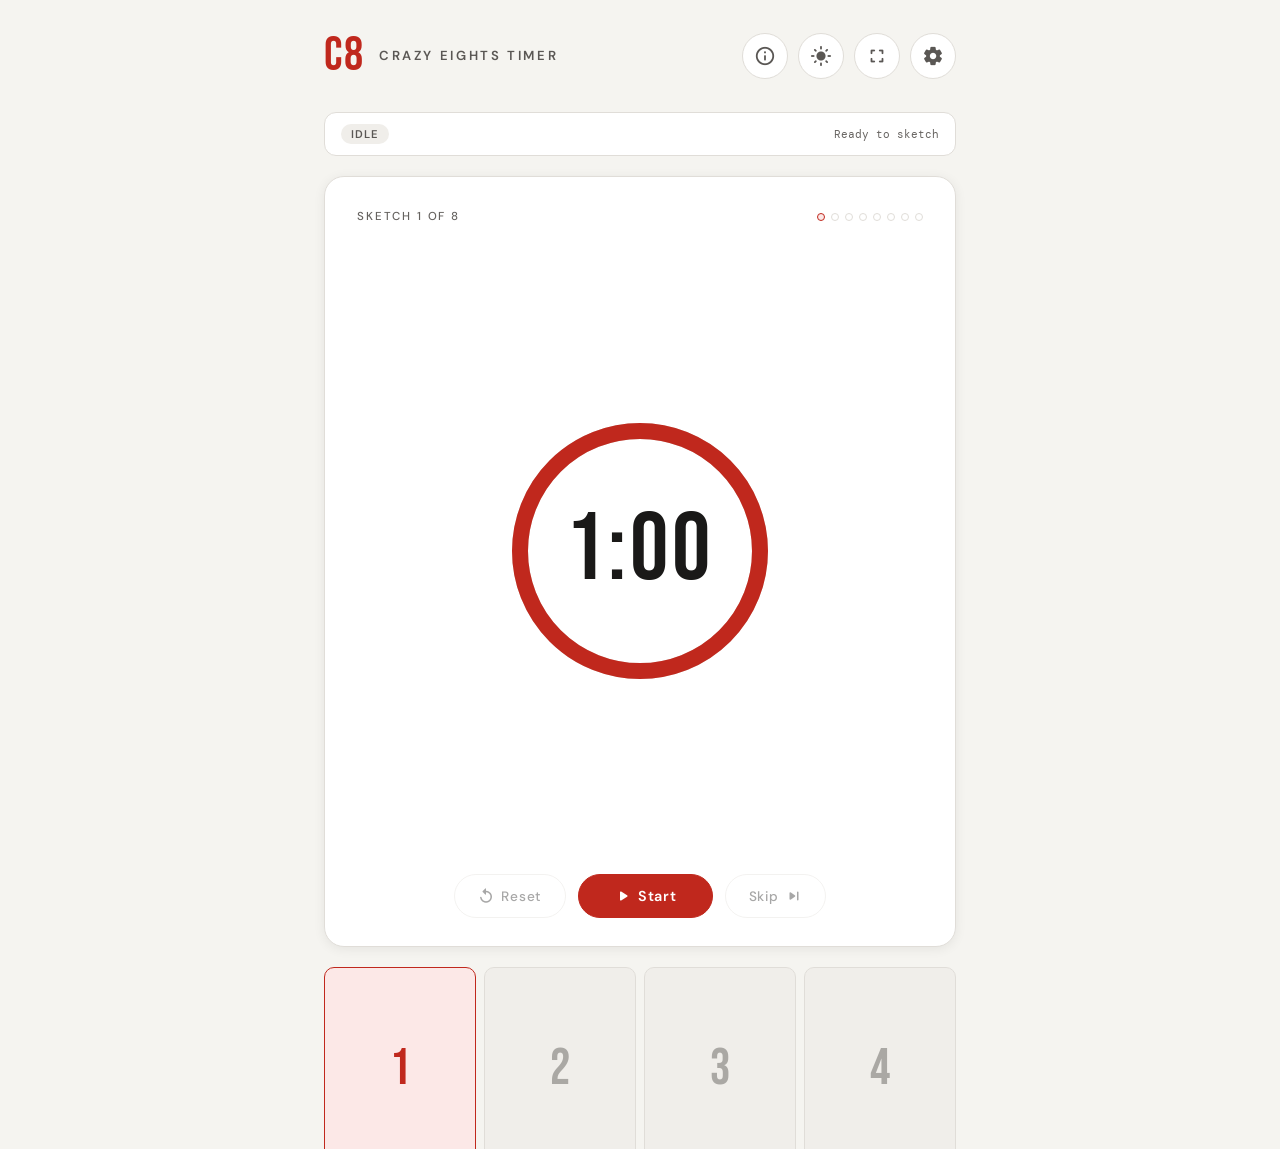
<file: claude/index.html>
<!DOCTYPE html>
<html lang="en">
<head>
<meta charset="UTF-8">
<meta name="viewport" content="width=device-width, initial-scale=1.0">
<meta name="description" content="Crazy 8s Timer — a free, offline design sprint tool for facilitating rapid sketching sessions. Customisable rounds, audio alerts, fullscreen mode, and light/dark themes.">
<meta name="keywords" content="crazy 8s, crazy eights, design sprint, sketching timer, ideation, UX workshop, facilitation tool, design thinking, sprint timer, rapid prototyping">
<title>Crazy 8s Timer</title>
<link rel="icon" type="image/x-icon" href="https://kvgcreative.com/kvg_red_favicon.ico">
<link href="https://fonts.googleapis.com/css2?family=DM+Mono:wght@400;500&family=Bebas+Neue&family=DM+Sans:wght@300;400;500;600&display=swap" rel="stylesheet">
<link href="https://fonts.googleapis.com/icon?family=Material+Icons+Round" rel="stylesheet">
<style>
  :root {
    --bg: #f5f4f0;
    --surface: #ffffff;
    --surface2: #f0eeea;
    --border: #e0ddd8;
    --text: #1a1918;
    --text-muted: #5a5754;      /* was #6b6864 — darkened to 7.0:1 on white */
    --text-hint: #666360;       /* was #aaa8a4 (2.6:1 fail) — 5.3:1 on white, 4.6:1 on surface2 */
    --accent: #c0281d;          /* was #d63429 — darkened to 5.5:1 on white */
    --accent-soft: #fce8e7;
    --accent-dark: #8f1f16;
    --charcoal: #2c2b29;
    --green: #155e38;           /* was #1a7a4a (4.3:1 fail on green-soft) — darkened to 5.2:1 on green-soft */
    --green-soft: #e8f5ee;
    --shadow: 0 2px 12px rgba(0,0,0,0.07);
    --shadow-lg: 0 8px 32px rgba(0,0,0,0.14);
  }
  [data-theme="dark"] {
    --bg: #18171a;
    --surface: #222124;
    --surface2: #2a292c;
    --border: #38363a;
    --text: #f0eee8;
    --text-muted: #b8b6b8;      /* was #a09ea0 (4.1:1 fail) — lightened to 6.2:1 on #222124 */
    --text-hint: #8e8c8e;       /* was #6a6868 (2.2:1 fail) — lightened to 4.6:1 on #222124 */
    --accent: #f05252;          /* was #e84040 — lightened to 4.6:1 on #222124 */
    --accent-soft: #2e1616;
    --accent-dark: #ff8080;
    --charcoal: #e0ddd8;
    --green: #3dd68a;           /* was #2eb86a — lightened to 4.6:1 on #222124 */
    --green-soft: #0e2018;
    --shadow: 0 2px 12px rgba(0,0,0,0.3);
    --shadow-lg: 0 8px 40px rgba(0,0,0,0.55);
  }

  * { box-sizing: border-box; margin: 0; padding: 0; }

  body {
    font-family: 'DM Sans', sans-serif;
    background: var(--bg);
    color: var(--text);
    min-height: 100vh;
    transition: background 0.3s, color 0.3s;
  }

  .app {
    max-width: 680px;
    margin: 0 auto;
    padding: 2rem 1.5rem 4rem;
  }

  /* ── HEADER ─────────────────────────────── */
  header {
    display: flex;
    align-items: center;
    justify-content: space-between;
    margin-bottom: 2rem;
  }
  .logo { display: flex; align-items: center; gap: 14px; }
  .logo-num {
    font-family: 'Bebas Neue', sans-serif;
    font-size: 3rem;
    line-height: 1;
    color: var(--accent);
    letter-spacing: 2px;
  }
  .logo-text {
    font-size: 0.82rem;
    font-weight: 600;
    letter-spacing: 0.2em;
    text-transform: uppercase;
    color: var(--text-muted);
    line-height: 1;
  }
  .header-controls { display: flex; gap: 10px; align-items: center; }
  .icon-btn {
    width: 46px; height: 46px;
    border-radius: 50%;
    border: 1px solid var(--border);
    background: var(--surface);
    color: var(--text-muted);
    cursor: pointer;
    display: flex;
    align-items: center;
    justify-content: center;
    transition: all 0.15s;
    font-size: 20px;
  }
  .icon-btn .material-icons-round { font-size: 22px; line-height: 1; }
  .icon-btn:hover  { border-color: var(--accent); color: var(--accent); background: var(--accent-soft); }
  .icon-btn.active { background: var(--accent); border-color: var(--accent); color: white; }

  @media (max-width: 768px) {
    #fsBtn { display: none; }
  }

  /* ── STATUS BAR ─────────────────────────── */
  .status-bar {
    display: flex;
    align-items: center;
    justify-content: space-between;
    padding: 0.7rem 1rem;
    background: var(--surface);
    border: 1px solid var(--border);
    border-radius: 12px;
    margin-bottom: 1.25rem;
  }
  .status-pill {
    font-size: 0.7rem;
    letter-spacing: 0.1em;
    text-transform: uppercase;
    font-weight: 600;
    padding: 3px 10px;
    border-radius: 100px;
  }
  .status-pill.idle    { background: var(--surface2); color: var(--text-muted); }
  .status-pill.running { background: var(--accent-soft); color: #8f1f16; }   /* #8f1f16 on #fce8e7 = 7.1:1 */
  .status-pill.done    { background: var(--green-soft); color: #0e4026; }    /* #0e4026 on #e8f5ee = 7.9:1 */
  .status-pill.paused  { background: var(--surface2); color: var(--text-muted); }
  [data-theme="dark"] .status-pill.running { background: var(--accent-soft); color: #f8aaaa; }  /* #f8aaaa on #2e1616 = 5.2:1 */
  [data-theme="dark"] .status-pill.done    { background: var(--green-soft); color: #5ddba0; }   /* #5ddba0 on #0e2018 = 5.3:1 */
  .status-meta {
    font-family: 'DM Mono', monospace;
    font-size: 0.7rem;
    color: var(--text-hint);
  }

  /* ── CARD FLIP ──────────────────────────── */
  .card-scene {
    perspective: 1400px;
    margin-bottom: 1.25rem;
  }
  .card-flipper {
    position: relative;
    transform-style: preserve-3d;
    transition: transform 0.65s cubic-bezier(0.4, 0.2, 0.2, 1);
    height: 420px; /* initial; overridden by JS */
  }
  .card-flipper.flipped { transform: rotateY(180deg); }

  .card-face {
    position: absolute;
    inset: 0;
    backface-visibility: hidden;
    -webkit-backface-visibility: hidden;
    background: var(--surface);
    border: 1px solid var(--border);
    border-radius: 20px;
    box-shadow: var(--shadow);
    overflow: hidden;
  }
  .card-front {
    padding: 2rem 2rem 1.75rem;
    display: flex;
    flex-direction: column;
  }
  .card-back {
    transform: rotateY(180deg);
    padding: 2rem;
    display: flex;
    flex-direction: column;
  }

  /* ── SKETCH INFO ─────────────────────────── */
  .sketch-info {
    display: flex;
    align-items: center;
    justify-content: space-between;
    margin-bottom: 1.25rem;
  }
  .sketch-label {
    font-size: 0.72rem;
    letter-spacing: 0.16em;
    text-transform: uppercase;
    color: var(--text-hint);
    font-weight: 500;
  }
  .sketch-counter { display: flex; gap: 6px; flex-wrap: wrap; justify-content: flex-end; max-width: 50%; }
  .sketch-dot {
    width: 8px; height: 8px;
    border-radius: 50%;
    border: 1.5px solid var(--border);
    background: transparent;
    transition: all 0.3s;
  }
  .sketch-dot.done   { background: var(--accent); border-color: var(--accent); }
  .sketch-dot.active { border-color: var(--accent); background: var(--accent-soft); }

  /* ── CIRCULAR TIMER ─────────────────────── */
  .circle-timer-wrap {
    display: flex;
    justify-content: center;
    align-items: center;
    flex: 1;
    margin: 0.5rem 0 1.5rem;
  }
  .circle-timer {
    position: relative;
    width: 280px;
    height: 280px;
    flex-shrink: 0;
  }
  .circle-timer svg {
    position: absolute;
    inset: 0;
    width: 100%;
    height: 100%;
    transform: rotate(-90deg);
  }
  .ring-track {
    fill: none;
    stroke: var(--border);
    stroke-width: 16;
  }
  .ring-bg {
    fill: none;
    stroke: var(--surface2);
    stroke-width: 16;
  }
  .ring-progress {
    fill: none;
    stroke: var(--accent);
    stroke-width: 16;
    stroke-linecap: butt;
    transition: stroke-dashoffset 1s linear, stroke 0.3s;
  }
  .circle-timer-inner {
    position: absolute;
    inset: 0;
    display: flex;
    flex-direction: column;
    align-items: center;
    justify-content: center;
  }
  .time-big {
    font-family: 'Bebas Neue', sans-serif;
    font-size: 6rem;
    line-height: 1;
    color: var(--text);
    letter-spacing: 4px;
    transition: color 0.3s;
  }
  .time-big.warning { color: var(--accent); }

  /* ── CONTROLS ───────────────────────────── */
  .controls { display: flex; gap: 12px; justify-content: center; }
  .btn {
    font-family: 'DM Sans', sans-serif;
    font-size: 0.85rem;
    font-weight: 500;
    letter-spacing: 0.06em;
    padding: 0.65rem 1.4rem;
    border-radius: 100px;
    border: 1px solid var(--border);
    cursor: pointer;
    transition: all 0.15s;
    background: var(--surface);
    color: var(--text);
    display: inline-flex;
    align-items: center;
    gap: 6px;
  }
  .btn-icon { font-size: 18px !important; line-height: 1; }
  .btn:hover { border-color: var(--text-muted); }
  .btn-primary {
    background: var(--accent);
    color: white;
    border-color: var(--accent);
    font-size: 0.9rem;
    padding: 0.75rem 2.2rem;
    font-weight: 600;
  }
  .btn-primary:hover { background: var(--accent-dark); border-color: var(--accent-dark); }
  .btn:disabled { opacity: 0.38; cursor: not-allowed; }

  /* ── FULLSCREEN MODE ─────────────────────── */
  body.fs-mode {
    overflow: hidden;
  }
  body.fs-mode .app {
    display: none;
  }
  .fs-overlay {
    display: none;
    position: fixed;
    inset: 0;
    z-index: 400;
    background: var(--bg);
    flex-direction: column;
    align-items: center;
    justify-content: center;
    padding: 2rem;
  }
  body.fs-mode .fs-overlay { display: flex; }

  .fs-header {
    position: absolute;
    top: 0; left: 0; right: 0;
    display: flex;
    align-items: center;
    justify-content: space-between;
    padding: 1.25rem 1.5rem;
  }
  .fs-logo { display: flex; align-items: center; gap: 12px; }
  .fs-logo-num {
    font-family: 'Bebas Neue', sans-serif;
    font-size: 2rem;
    line-height: 1;
    color: var(--accent);
    letter-spacing: 2px;
  }
  .fs-logo-text {
    font-size: 0.72rem;
    font-weight: 600;
    letter-spacing: 0.2em;
    text-transform: uppercase;
    color: var(--text-muted);
  }
  .fs-exit-btn {
    width: 42px; height: 42px;
    border-radius: 50%;
    border: 1px solid var(--border);
    background: var(--surface);
    color: var(--text-muted);
    cursor: pointer;
    display: flex;
    align-items: center;
    justify-content: center;
    transition: all 0.15s;
  }
  .fs-exit-btn .material-icons-round { font-size: 20px; line-height: 1; }
  .fs-exit-btn:hover { border-color: var(--accent); color: var(--accent); background: var(--accent-soft); }

  .fs-status {
    position: absolute;
    top: 5rem; left: 0; right: 0;
    display: flex;
    justify-content: center;
  }
  .fs-status-pill {
    font-size: 0.7rem;
    letter-spacing: 0.12em;
    text-transform: uppercase;
    font-weight: 600;
    padding: 4px 14px;
    border-radius: 100px;
  }
  .fs-status-pill.idle    { background: var(--surface2); color: var(--text-muted); }
  .fs-status-pill.running { background: var(--accent-soft); color: #8f1f16; }
  .fs-status-pill.done    { background: var(--green-soft); color: #0e4026; }
  .fs-status-pill.paused  { background: var(--surface2); color: var(--text-muted); }
  [data-theme="dark"] .fs-status-pill.running { background: var(--accent-soft); color: #f8aaaa; }
  [data-theme="dark"] .fs-status-pill.done    { background: var(--green-soft); color: #5ddba0; }

  .fs-sketch-label {
    font-family: 'Bebas Neue', sans-serif;
    font-size: min(6vw, 5vh);
    letter-spacing: 0.12em;
    text-transform: uppercase;
    color: var(--text-muted);
    font-weight: 400;
    margin-bottom: 1rem;
    text-align: center;
    line-height: 1;
  }

  /* Fluid circle: fills available viewport */
  .fs-circle-wrap {
    display: flex;
    align-items: center;
    justify-content: center;
    width: min(70vw, 70vh);
    height: min(70vw, 70vh);
    position: relative;
    flex-shrink: 0;
  }
  .fs-circle-wrap svg {
    position: absolute;
    inset: 0;
    width: 100%;
    height: 100%;
    transform: rotate(-90deg);
  }
  .fs-ring-bg       { fill: none; stroke: var(--surface2); stroke-width: 14; }
  .fs-ring-track    { fill: none; stroke: var(--border);   stroke-width: 14; }
  .fs-ring-progress {
    fill: none;
    stroke: var(--accent);
    stroke-width: 14;
    stroke-linecap: butt;
    transition: stroke-dashoffset 1s linear;
  }
  .fs-circle-inner {
    position: absolute;
    inset: 0;
    display: flex;
    align-items: center;
    justify-content: center;
  }
  .fs-time {
    font-family: 'Bebas Neue', sans-serif;
    font-size: min(20vw, 20vh);
    line-height: 1;
    color: var(--text);
    letter-spacing: 0.04em;
    transition: color 0.3s;
  }
  .fs-time.warning { color: var(--accent); }

  .fs-controls {
    display: flex;
    gap: 14px;
    margin-top: 2rem;
    justify-content: center;
  }
  .fs-dots {
    display: flex;
    gap: 8px;
    flex-wrap: wrap;
    justify-content: center;
    margin-top: 1.5rem;
    max-width: 400px;
  }
  .fs-dot {
    width: 10px; height: 10px;
    border-radius: 50%;
    border: 2px solid var(--border);
    background: transparent;
    transition: all 0.3s;
  }
  .fs-dot.done   { background: var(--accent); border-color: var(--accent); }
  .fs-dot.active { border-color: var(--accent); background: var(--accent-soft); }

  /* ── SETTINGS BACK ──────────────────────── */
  .settings-title {
    font-size: 0.72rem;
    letter-spacing: 0.18em;
    text-transform: uppercase;
    color: var(--text-hint);
    font-weight: 500;
    margin-bottom: 1.25rem;
  }
  .setting-row {
    display: flex;
    align-items: center;
    justify-content: space-between;
    padding: 0.9rem 0;
    border-bottom: 1px solid var(--border);
  }
  .setting-row:last-of-type { border-bottom: none; }
  .setting-info { flex: 1; }
  .setting-label { font-size: 0.9rem; font-weight: 500; color: var(--text); margin-bottom: 2px; }
  .setting-desc  { font-size: 0.75rem; color: var(--text-muted); }
  .setting-control { display: flex; align-items: center; gap: 10px; margin-left: 1rem; }
  .stepper-btn {
    width: 30px; height: 30px;
    border-radius: 50%;
    border: 1px solid var(--border);
    background: var(--surface2);
    color: var(--text);
    cursor: pointer;
    font-size: 1.1rem;
    display: flex;
    align-items: center;
    justify-content: center;
    transition: all 0.15s;
    font-family: 'DM Mono', monospace;
  }
  .stepper-btn:hover { border-color: var(--accent); color: var(--accent); background: var(--accent-soft); }
  .stepper-val {
    font-family: 'DM Mono', monospace;
    font-size: 1.1rem;
    font-weight: 500;
    min-width: 28px;
    text-align: center;
    color: var(--text);
  }

  /* Volume control */
  .volume-btns {
    display: flex;
    gap: 6px;
    align-items: center;
  }
  .vol-btn {
    width: 32px; height: 32px;
    border-radius: 50%;
    border: 1.5px solid var(--border);
    background: var(--surface2);
    color: var(--text-hint);
    cursor: pointer;
    display: flex;
    align-items: center;
    justify-content: center;
    transition: all 0.15s;
  }
  .vol-btn .material-icons-round { font-size: 16px; line-height: 1; }
  .vol-btn:hover { border-color: var(--accent); color: var(--accent); background: var(--accent-soft); }
  .vol-btn.vol-active { background: var(--accent); border-color: var(--accent); color: white; }
  .settings-apply {
    margin-top: auto;
    padding-top: 1.25rem;
    width: 100%;
  }
  .settings-apply button {
    width: 100%;
    padding: 0.75rem;
    background: var(--charcoal);
    color: var(--bg);
    border: none;
    border-radius: 12px;
    font-family: 'DM Sans', sans-serif;
    font-size: 0.85rem;
    font-weight: 600;
    letter-spacing: 0.06em;
    cursor: pointer;
    transition: opacity 0.15s;
  }
  .settings-apply button:hover { opacity: 0.82; }

  /* ── SKETCH GRID ─────────────────────────── */
  .sketch-grid {
    display: grid;
    grid-template-columns: repeat(4, 1fr);
    gap: 8px;
    margin-bottom: 1.5rem;
  }
  .sketch-box {
    aspect-ratio: 3/4;
    border-radius: 10px;
    border: 1.5px solid var(--border);
    background: var(--surface2);
    display: flex;
    flex-direction: column;
    align-items: center;
    justify-content: center;
    transition: all 0.3s;
    position: relative;
    overflow: hidden;
    padding-bottom: 0;
  }
  .sketch-box.active-box { border-color: var(--accent); background: var(--accent-soft); }
  .sketch-box.done-box   { border-color: var(--border); background: var(--surface); }
  .sketch-box-num {
    font-family: 'Bebas Neue', sans-serif;
    font-size: 3.2rem;
    color: #aaa8a4;
    line-height: 1;
    transition: color 0.3s;
  }
  [data-theme="dark"] .sketch-box-num { color: #6a6868; }
  .sketch-box.active-box .sketch-box-num { color: var(--accent); }
  .sketch-box.done-box   .sketch-box-num { color: var(--border); }
  [data-theme="dark"] .sketch-box.done-box .sketch-box-num { color: #4e4c4e; }
  .sketch-box-check {
    position: absolute;
    bottom: 16px;
    left: 0; right: 0;
    display: none;
    justify-content: center;
    font-size: 1.4rem !important;
    color: var(--border);
    line-height: 1;
  }
  [data-theme="dark"] .sketch-box-check { color: #4e4c4e; }
  .sketch-box.done-box .sketch-box-check { display: flex; }

  /* ── NOTIFICATION OVERLAY ───────────────── */
  .notif-overlay {
    position: fixed;
    inset: 0;
    background: rgba(0,0,0,0.55);
    z-index: 200;
    display: none;
    align-items: center;
    justify-content: center;
  }
  .notif-overlay.show { display: flex; }
  .notif-card {
    background: var(--surface);
    border-radius: 24px;
    padding: 3rem 3.5rem;
    text-align: center;
    max-width: 440px;
    width: 90%;
    box-shadow: var(--shadow-lg);
    animation: popIn 0.35s cubic-bezier(0.34, 1.56, 0.64, 1);
  }
  .notif-card.final { border-top: 5px solid var(--green); }
  .notif-card.move  { border-top: 5px solid var(--accent); }
  @keyframes popIn {
    from { transform: scale(0.8); opacity: 0; }
    to   { transform: scale(1);   opacity: 1; }
  }
  .notif-icon { font-size: 3rem; margin-bottom: 1rem; line-height: 1; }
  .notif-headline {
    font-family: 'Bebas Neue', sans-serif;
    font-size: 3.5rem;
    letter-spacing: 3px;
    line-height: 1.05;
    margin-bottom: 0.5rem;
  }
  .notif-headline.accent { color: var(--accent); }   /* #c0281d on #fff = 5.5:1 ✓ */
  .notif-headline.green  { color: var(--green); }    /* #155e38 on #fff = 7.5:1 ✓ */
  .notif-sub { font-size: 0.85rem; color: var(--text-muted); letter-spacing: 0.06em; }
  .notif-timer {
    margin-top: 1.5rem;
    font-family: 'DM Mono', monospace;
    font-size: 0.72rem;
    color: var(--text-hint);
    letter-spacing: 0.1em;
  }
  .notif-timer span {
    display: inline-block;
    width: 60px; height: 3px;
    border-radius: 3px;
    background: var(--border);
    vertical-align: middle;
    margin-left: 8px;
    overflow: hidden;
    position: relative;
  }
  .notif-timer span::after {
    content: '';
    position: absolute;
    left: 0; top: 0; bottom: 0;
    background: var(--accent);
    animation: shrink 5s linear forwards;
  }
  @keyframes shrink { from { width: 100%; } to { width: 0%; } }

  /* ── ABOUT MODAL ────────────────────────── */
  .about-overlay {
    position: fixed;
    inset: 0;
    background: rgba(0,0,0,0.55);
    z-index: 300;
    display: none;
    align-items: flex-start;
    justify-content: center;
    padding: 2rem 1rem 3rem;
    overflow-y: auto;
  }
  .about-overlay.show { display: flex; }
  .about-modal {
    background: var(--surface);
    border-radius: 24px;
    width: 100%;
    max-width: 600px;
    box-shadow: var(--shadow-lg);
    animation: slideUp 0.38s cubic-bezier(0.34, 1.3, 0.64, 1);
    overflow: hidden;
    margin: auto;
  }
  @keyframes slideUp {
    from { transform: translateY(40px); opacity: 0; }
    to   { transform: translateY(0);    opacity: 1; }
  }
  .about-header {
    display: flex;
    align-items: center;
    justify-content: space-between;
    padding: 1.75rem 2rem 1.25rem;
    border-bottom: 1px solid var(--border);
    position: sticky;
    top: 0;
    background: var(--surface);
    z-index: 1;
  }
  .about-header h2 {
    font-family: 'Bebas Neue', sans-serif;
    font-size: 2rem;
    letter-spacing: 2px;
    color: var(--text);
    line-height: 1;
    margin-bottom: 3px;
  }
  .about-header p {
    font-size: 0.78rem;
    color: var(--text-muted);
    letter-spacing: 0.04em;
  }
  .about-close {
    width: 34px; height: 34px;
    border-radius: 50%;
    border: 1px solid var(--border);
    background: var(--surface2);
    color: var(--text-muted);
    cursor: pointer;
    font-size: 1rem;
    display: flex;
    align-items: center;
    justify-content: center;
    transition: all 0.15s;
    flex-shrink: 0;
  }
  .about-close:hover { border-color: var(--accent); color: var(--accent); background: var(--accent-soft); }
  .about-body { padding: 1.75rem 2rem 2rem; }
  .about-section { margin-bottom: 1.75rem; }
  .about-section:last-child { margin-bottom: 0; }
  .about-tag {
    display: inline-block;
    font-size: 0.65rem;
    letter-spacing: 0.2em;
    text-transform: uppercase;
    font-weight: 600;
    color: var(--accent);
    margin-bottom: 0.55rem;
  }
  .about-section h3 {
    font-size: 1rem;
    font-weight: 600;
    color: var(--text);
    margin-bottom: 0.5rem;
  }
  .about-section p {
    font-size: 0.875rem;
    color: var(--text-muted);
    line-height: 1.7;
    margin-bottom: 0.55rem;
  }
  .about-section p:last-child { margin-bottom: 0; }
  .about-steps {
    counter-reset: astep;
    list-style: none;
    padding: 0;
    display: flex;
    flex-direction: column;
    gap: 10px;
    margin-top: 0.25rem;
  }
  .about-steps li {
    counter-increment: astep;
    display: flex;
    gap: 13px;
    align-items: flex-start;
    font-size: 0.875rem;
    color: var(--text-muted);
    line-height: 1.6;
  }
  .about-steps li::before {
    content: counter(astep);
    font-family: 'DM Mono', monospace;
    font-size: 0.68rem;
    font-weight: 500;
    background: var(--accent);
    color: white;
    width: 22px; height: 22px;
    border-radius: 50%;
    display: flex;
    align-items: center;
    justify-content: center;
    flex-shrink: 0;
    margin-top: 2px;
  }
  .about-tips {
    display: grid;
    grid-template-columns: 1fr 1fr;
    gap: 8px;
    margin-top: 0.5rem;
  }
  .about-tip {
    background: var(--surface2);
    border-radius: 10px;
    padding: 0.85rem 1rem;
    font-size: 0.8rem;
    color: var(--text-muted);
    line-height: 1.55;
    border: 1px solid var(--border);
  }
  .about-tip strong {
    display: block;
    font-weight: 600;
    color: var(--text);
    margin-bottom: 3px;
    font-size: 0.82rem;
  }
  .about-divider { height: 1px; background: var(--border); margin: 1.5rem 0; }
  .about-controls-grid {
    display: grid;
    grid-template-columns: auto 1fr;
    gap: 10px 14px;
    align-items: center;
  }
  .ctl-pill {
    font-size: 0.72rem;
    font-weight: 600;
    background: var(--surface2);
    border: 1px solid var(--border);
    border-radius: 100px;
    padding: 5px 12px;
    color: var(--text);
    white-space: nowrap;
    justify-self: start;
    display: inline-flex;
    align-items: center;
    gap: 5px;
  }
  .ctl-pill .material-icons-round { font-size: 16px; line-height: 1; }
  .ctl-pill.red { background: var(--accent-soft); border-color: var(--accent); color: #8f1f16; }  /* 7.1:1 on #fce8e7 */
  [data-theme="dark"] .ctl-pill.red { background: var(--accent-soft); border-color: var(--accent); color: #f8aaaa; }
  .ctl-desc { font-size: 0.83rem; color: var(--text-muted); line-height: 1.5; }
</style>
</head>
<body>
<div class="app">

  <!-- HEADER -->
  <header>
    <div class="logo">
      <div class="logo-num">C8</div>
      <div class="logo-text">Crazy Eights Timer</div>
    </div>
    <div class="header-controls">
      <button class="icon-btn" id="aboutBtn"    title="About & Instructions" onclick="toggleAbout()"><span class="material-icons-round">info_outline</span></button>
      <button class="icon-btn" id="themeBtn"    title="Toggle theme" onclick="toggleTheme()"><span class="material-icons-round" id="themeIcon">light_mode</span></button>
      <button class="icon-btn" id="fsBtn"       title="Fullscreen timer" onclick="enterFullscreen()"><span class="material-icons-round">fullscreen</span></button>
      <button class="icon-btn" id="settingsBtn" title="Settings" onclick="toggleSettings()"><span class="material-icons-round">settings</span></button>
    </div>
  </header>

  <!-- STATUS -->
  <div class="status-bar">
    <span class="status-pill idle" id="statusPill">Idle</span>
    <span class="status-meta" id="statusMeta">Ready to sketch</span>
  </div>

  <!-- ── FLIP CARD ── -->
  <div class="card-scene">
    <div class="card-flipper" id="cardFlipper">

      <!-- FRONT: TIMER -->
      <div class="card-face card-front" id="cardFront">
        <div class="sketch-info">
          <span class="sketch-label">Sketch <span id="sketchCurrent">1</span> of <span id="sketchTotal">8</span></span>
          <div class="sketch-counter" id="sketchDots"></div>
        </div>

        <div class="circle-timer-wrap">
          <div class="circle-timer">
            <svg viewBox="0 0 280 280" xmlns="http://www.w3.org/2000/svg">
              <circle class="ring-bg"       cx="140" cy="140" r="120"/>
              <circle class="ring-track"    cx="140" cy="140" r="120"/>
              <circle class="ring-progress" cx="140" cy="140" r="120" id="ringProgress"/>
            </svg>
            <div class="circle-timer-inner">
              <div class="time-big" id="timeBig">1:00</div>
            </div>
          </div>
        </div>

        <div class="controls">
          <button class="btn" id="resetBtn" onclick="resetTimer()" disabled><span class="material-icons-round btn-icon">replay</span> Reset</button>
          <button class="btn btn-primary" id="startBtn" onclick="toggleTimer()"><span class="material-icons-round btn-icon" id="startIcon">play_arrow</span> <span id="startLabel">Start</span></button>
          <button class="btn" id="skipBtn"  onclick="skipSketch()" disabled>Skip <span class="material-icons-round btn-icon">skip_next</span></button>
        </div>
      </div>

      <!-- BACK: SETTINGS -->
      <div class="card-face card-back" id="cardBack">
        <div class="settings-title">Timer Settings</div>

        <div class="setting-row">
          <div class="setting-info">
            <div class="setting-label">Number of sketches</div>
            <div class="setting-desc">Total sketches in the session</div>
          </div>
          <div class="setting-control">
            <button class="stepper-btn" onclick="adjustSetting('sketches',-1)">−</button>
            <div class="stepper-val" id="settingSketches">8</div>
            <button class="stepper-btn" onclick="adjustSetting('sketches',1)">+</button>
          </div>
        </div>

        <div class="setting-row">
          <div class="setting-info">
            <div class="setting-label">Minutes per sketch</div>
            <div class="setting-desc">Duration of each sketch slot</div>
          </div>
          <div class="setting-control">
            <button class="stepper-btn" onclick="adjustSetting('minutes',-1)">−</button>
            <div class="stepper-val" id="settingMinutes">1</div>
            <button class="stepper-btn" onclick="adjustSetting('minutes',1)">+</button>
          </div>
        </div>

        <div class="setting-row">
          <div class="setting-info">
            <div class="setting-label">Warning at (seconds left)</div>
            <div class="setting-desc">When the countdown turns red</div>
          </div>
          <div class="setting-control">
            <button class="stepper-btn" onclick="adjustSetting('warning',-5)">−</button>
            <div class="stepper-val" id="settingWarning">15</div>
            <button class="stepper-btn" onclick="adjustSetting('warning',5)">+</button>
          </div>
        </div>

        <div class="setting-row">
          <div class="setting-info">
            <div class="setting-label">Volume</div>
            <div class="setting-desc">Audio level for alerts and ticks</div>
          </div>
          <div class="volume-btns" id="volBtns">
            <button class="vol-btn" onclick="setVolume(0)" title="Muted"><span class="material-icons-round">volume_off</span></button>
            <button class="vol-btn" onclick="setVolume(1)" title="Quiet"><span class="material-icons-round">volume_down</span></button>
            <button class="vol-btn vol-active" onclick="setVolume(2)" title="Medium"><span class="material-icons-round">volume_up</span></button>
            <button class="vol-btn" onclick="setVolume(3)" title="Loud"><span class="material-icons-round">volume_up</span></button>
            <button class="vol-btn" onclick="setVolume(4)" title="Extra Loud"><span class="material-icons-round">volume_up</span></button>
          </div>
        </div>

        <div class="settings-apply">
          <button onclick="applySettings()">Apply Settings</button>
        </div>
      </div>

    </div>
  </div>

  <!-- SKETCH GRID -->
  <div class="sketch-grid" id="sketchGrid"></div>

</div>

<!-- ── FULLSCREEN OVERLAY ── -->
<div class="fs-overlay" id="fsOverlay">
  <div class="fs-header">
    <div class="fs-logo">
      <div class="fs-logo-num">C8</div>
      <div class="fs-logo-text">Crazy Eights Timer</div>
    </div>
    <button class="fs-exit-btn" title="Exit fullscreen" onclick="exitFullscreen()">
      <span class="material-icons-round">fullscreen_exit</span>
    </button>
  </div>

  <div class="fs-status">
    <span class="fs-status-pill idle" id="fsStatusPill">Idle</span>
  </div>

  <div class="fs-sketch-label" id="fsSketchLabel">Sketch 1 of 8</div>

  <div class="fs-circle-wrap" id="fsCircleWrap">
    <svg id="fsSvg" viewBox="0 0 200 200" xmlns="http://www.w3.org/2000/svg">
      <circle class="fs-ring-bg"       cx="100" cy="100" r="88"/>
      <circle class="fs-ring-track"    cx="100" cy="100" r="88"/>
      <circle class="fs-ring-progress" cx="100" cy="100" r="88" id="fsRingProgress"
        stroke-dasharray="552.92" stroke-dashoffset="0"/>
    </svg>
    <div class="fs-circle-inner">
      <div class="fs-time" id="fsTime">1:00</div>
    </div>
  </div>

  <div class="fs-dots" id="fsDots"></div>

  <div class="fs-controls">
    <button class="btn" id="fsResetBtn" onclick="resetTimer()" disabled><span class="material-icons-round btn-icon">replay</span> Reset</button>
    <button class="btn btn-primary" id="fsStartBtn" onclick="toggleTimer()"><span class="material-icons-round btn-icon" id="fsStartIcon">play_arrow</span> <span id="fsStartLabel">Start</span></button>
    <button class="btn" id="fsSkipBtn" onclick="skipSketch()" disabled>Skip <span class="material-icons-round btn-icon">skip_next</span></button>
  </div>
</div>

<!-- ── NOTIFICATION OVERLAY ── -->
<div class="notif-overlay" id="notifOverlay">
  <div class="notif-card" id="notifCard">
    <div class="notif-icon" id="notifIcon">✏️</div>
    <div class="notif-headline" id="notifHeadline">Move to next<br>sketch!</div>
    <div class="notif-sub" id="notifSub">Keep the ideas flowing</div>
    <div class="notif-timer" id="notifTimerBar">Auto-closing <span></span></div>
  </div>
</div>

<!-- ── ABOUT MODAL ── -->
<div class="about-overlay" id="aboutOverlay" onclick="handleAboutBg(event)">
  <div class="about-modal">
    <div class="about-header">
      <div>
        <h2>Crazy Eights</h2>
        <p>How to use the timer and run a team session</p>
      </div>
      <button class="about-close" onclick="toggleAbout()"><span class="material-icons-round" style="font-size:18px;">close</span></button>
    </div>
    <div class="about-body">

      <div class="about-section">
        <div class="about-tag">What is it?</div>
        <p>Crazy 8s is a rapid sketching exercise from Google Ventures' Design Sprint. Each person folds a sheet of paper into 8 panels and has one minute to sketch a different idea in each one. The time pressure forces quantity over quality — and that's the whole point.</p>
        <p>The goal isn't polished drawings. It's to move past your first obvious idea and explore a wider range of possibilities before committing to a direction.</p>
      </div>

      <div class="about-divider"></div>

      <div class="about-section">
        <div class="about-tag">Using the timer</div>
        <div class="about-controls-grid">
          <span class="ctl-pill red"><span class="material-icons-round">play_arrow</span> Start</span>
          <span class="ctl-desc">Begin the countdown for the first sketch</span>
          <span class="ctl-pill red"><span class="material-icons-round">pause</span> Pause</span>
          <span class="ctl-desc">Freeze the timer without losing progress</span>
          <span class="ctl-pill"><span class="material-icons-round">replay</span> Reset</span>
          <span class="ctl-desc">Cancel the session and return to the beginning</span>
          <span class="ctl-pill">Skip <span class="material-icons-round">skip_next</span></span>
          <span class="ctl-desc">End the current sketch early and move to the next</span>
          <span class="ctl-pill"><span class="material-icons-round">fullscreen</span></span>
          <span class="ctl-desc">Expand the timer to fill the entire screen — ideal for projecting in a room. Not available on mobile. Press <strong>Esc</strong> or tap the exit button to return.</span>
          <span class="ctl-pill"><span class="material-icons-round">settings</span></span>
          <span class="ctl-desc">Flip the card to adjust number of sketches, time per sketch, and warning threshold — then tap Apply</span>
          <span class="ctl-pill"><span class="material-icons-round">info_outline</span></span>
          <span class="ctl-desc">Open this guide</span>
          <span class="ctl-pill"><span class="material-icons-round">light_mode</span> / <span class="material-icons-round">dark_mode</span></span>
          <span class="ctl-desc">Toggle light and dark mode</span>
        </div>
        <p style="margin-top:1rem;">When each minute ends, a <strong>"Move to next sketch!"</strong> overlay appears with an audio alert and auto-closes after 5 seconds. At the end of the full session, a <strong>"Pencils down!"</strong> screen plays a victory chime.</p>
      </div>

      <div class="about-divider"></div>

      <div class="about-section">
        <div class="about-tag">Facilitating a team session</div>
        <h3>Before you start</h3>
        <ol class="about-steps">
          <li>Give everyone a sheet of paper and have them fold it in half three times to create 8 equal panels.</li>
          <li>Define the challenge clearly — everyone should be sketching toward the same problem.</li>
          <li>Remind the team these are quick sketches, not wireframes. Stick figures and rough boxes are perfect.</li>
          <li>Open this timer on a shared screen, or have each person run it on their own device.</li>
        </ol>
      </div>

      <div class="about-section">
        <h3>During the session</h3>
        <ol class="about-steps">
          <li>Press <strong>Start</strong> — everyone sketches simultaneously, one idea per panel.</li>
          <li>When the alert sounds, everyone moves to the next panel immediately.</li>
          <li>Discourage talking during the exercise — stay heads-down until "Pencils down!" plays.</li>
          <li>Encourage participants to number each panel as they go to keep track.</li>
        </ol>
      </div>

      <div class="about-section">
        <h3>After the session</h3>
        <ol class="about-steps">
          <li>Each person picks their single strongest idea and puts a star on it.</li>
          <li>Go around the room — each person presents their starred sketch in 60 seconds or less.</li>
          <li>Use dot voting or a heat map to identify which ideas the team finds most promising.</li>
          <li>Take the top 1–3 concepts forward into more detailed prototyping or decision-making.</li>
        </ol>
      </div>

      <div class="about-divider"></div>

      <div class="about-section">
        <div class="about-tag">Tips for great sessions</div>
        <div class="about-tips">
          <div class="about-tip"><strong>Silence is golden</strong>No talking during sketching — conversation kills flow and slows everyone down.</div>
          <div class="about-tip"><strong>Quantity over quality</strong>8 rough ideas beats 2 polished ones. Ugly sketches are encouraged.</div>
          <div class="about-tip"><strong>Label everything</strong>A quick title or caption makes sketches far easier to present afterward.</div>
          <div class="about-tip"><strong>Vary the time</strong>Try 2-min slots for complex problems, 30-sec for pure ideation speed runs.</div>
          <div class="about-tip"><strong>Remote teams</strong>Use a shared Miro or FigJam board — upload phone photos right after.</div>
          <div class="about-tip"><strong>Warm up first</strong>A 5-minute "draw anything" exercise reduces self-consciousness before you begin.</div>
        </div>
      </div>

    </div>
    <div style="text-align:center; padding: 1rem 2rem 1.5rem; border-top: 1px solid var(--border);">
      <span style="font-size:0.72rem; letter-spacing:0.12em; text-transform:uppercase; color:var(--text-hint); font-weight:500;">Made with AI</span>
    </div>
  </div>
</div>

<script>
// ── RING MATH ──────────────────────────────────────────────────────
const R = 120;
const CIRC = +(2 * Math.PI * R).toFixed(2); // 753.98

// ── STATE ──────────────────────────────────────────────────────────
let settings     = { sketches: 8, minutes: 1, warning: 15 };
let tempSettings = { ...settings };
let state         = 'idle';
let currentSketch = 1;
let secondsLeft   = 0;
let totalSeconds  = 0;
let interval      = null;
let notifTimeout  = null;
let audioCtx      = null;
let isFlipped     = false;
// 0=muted, 1=quiet, 2=medium(default), 3=loud, 4=extra loud
let volumeLevel   = 2;
const VOLUME_GAINS = [0, 0.3, 0.7, 1.2, 2.0];

// ── AUDIO ──────────────────────────────────────────────────────────
function getAudioCtx() {
  if (!audioCtx) {
    audioCtx = new (window.AudioContext || window.webkitAudioContext)();
    // Compressor prevents clipping at high gain levels
    const comp = audioCtx.createDynamicsCompressor();
    comp.threshold.value = -6;
    comp.knee.value      = 6;
    comp.ratio.value     = 4;
    comp.attack.value    = 0.003;
    comp.release.value   = 0.15;
    comp.connect(audioCtx.destination);
    audioCtx._out = comp;
  }
  if (audioCtx.state === 'suspended') audioCtx.resume();
  return audioCtx;
}
function volGain(base) {
  return base * VOLUME_GAINS[volumeLevel];
}
function playBeep(type) {
  if (volumeLevel === 0) return;
  try {
    const ctx = getAudioCtx();
    if (type === 'move') {
      const osc = ctx.createOscillator(), g = ctx.createGain();
      osc.connect(g); g.connect(ctx._out || ctx.destination);
      osc.type = 'sine';
      osc.frequency.setValueAtTime(880, ctx.currentTime);
      osc.frequency.setValueAtTime(1100, ctx.currentTime + 0.12);
      g.gain.setValueAtTime(volGain(0.35), ctx.currentTime);
      g.gain.exponentialRampToValueAtTime(0.001, ctx.currentTime + 0.45);
      osc.start(ctx.currentTime); osc.stop(ctx.currentTime + 0.45);
    } else if (type === 'final') {
      [523, 659, 784, 1047].forEach((freq, i) => {
        const o = ctx.createOscillator(), g = ctx.createGain();
        o.connect(g); g.connect(ctx._out || ctx.destination);
        o.type = 'sine';
        o.frequency.setValueAtTime(freq, ctx.currentTime + i * 0.18);
        g.gain.setValueAtTime(0, ctx.currentTime + i * 0.18);
        g.gain.linearRampToValueAtTime(volGain(0.3), ctx.currentTime + i * 0.18 + 0.04);
        g.gain.exponentialRampToValueAtTime(0.001, ctx.currentTime + i * 0.18 + 0.5);
        o.start(ctx.currentTime + i * 0.18); o.stop(ctx.currentTime + i * 0.18 + 0.55);
      });
    } else if (type === 'tick') {
      const osc = ctx.createOscillator(), g = ctx.createGain();
      osc.connect(g); g.connect(ctx._out || ctx.destination);
      osc.type = 'sine';
      osc.frequency.setValueAtTime(660, ctx.currentTime);
      g.gain.setValueAtTime(volGain(0.12), ctx.currentTime);
      g.gain.exponentialRampToValueAtTime(0.001, ctx.currentTime + 0.08);
      osc.start(ctx.currentTime); osc.stop(ctx.currentTime + 0.08);
    } else if (type === 'preview') {
      // Short pleasant tone played when user selects a volume level
      const osc = ctx.createOscillator(), g = ctx.createGain();
      osc.connect(g); g.connect(ctx._out || ctx.destination);
      osc.type = 'sine';
      osc.frequency.setValueAtTime(880, ctx.currentTime);
      osc.frequency.setValueAtTime(1047, ctx.currentTime + 0.1);
      g.gain.setValueAtTime(volGain(0.4), ctx.currentTime);
      g.gain.exponentialRampToValueAtTime(0.001, ctx.currentTime + 0.4);
      osc.start(ctx.currentTime); osc.stop(ctx.currentTime + 0.4);
    }
  } catch(e) {}
}

function setVolume(level) {
  volumeLevel = level;
  // Update active state on vol buttons
  const btns = document.querySelectorAll('.vol-btn');
  btns.forEach((btn, i) => btn.classList.toggle('vol-active', i === level));
  // Preview the sound at the new level (skip if muted)
  if (level > 0) playBeep('preview');
}

// ── START BUTTON HELPER ────────────────────────────────────────────
function setStartBtn(icon, label, disabled) {
  document.getElementById('startIcon').textContent = icon;
  document.getElementById('startLabel').textContent = label;
  document.getElementById('startBtn').disabled = !!disabled;
  syncFullscreen();
}

// ── AUDIO UNLOCK (mobile requires user-gesture resume) ─────────────
function unlockAudio() {
  if (!audioCtx) return;
  if (audioCtx.state === 'suspended') audioCtx.resume();
}
document.addEventListener('touchstart', unlockAudio, { once: false, passive: true });
document.addEventListener('touchend',   unlockAudio, { once: false, passive: true });
document.addEventListener('click',      unlockAudio, { once: false, passive: true });
// ── CARD FLIP ──────────────────────────────────────────────────────
function syncCardHeight() {
  const flipper = document.getElementById('cardFlipper');
  const front   = document.getElementById('cardFront');
  const back    = document.getElementById('cardBack');
  // temporarily un-absolute the back to measure its height
  back.style.position = 'relative';
  back.style.transform = 'none';
  back.style.visibility = 'hidden';
  const bh = back.scrollHeight;
  back.style.position   = '';
  back.style.transform  = '';
  back.style.visibility = '';
  const fh = front.scrollHeight;
  flipper.style.height = Math.max(fh, bh) + 'px';
}

function toggleSettings() {
  isFlipped = !isFlipped;
  document.getElementById('cardFlipper').classList.toggle('flipped', isFlipped);
  document.getElementById('settingsBtn').classList.toggle('active', isFlipped);
  if (isFlipped) {
    document.getElementById('settingSketches').textContent = tempSettings.sketches;
    document.getElementById('settingMinutes').textContent  = tempSettings.minutes;
    document.getElementById('settingWarning').textContent  = tempSettings.warning;
  }
}

function adjustSetting(key, delta) {
  if (key === 'sketches') {
    tempSettings.sketches = Math.max(2, Math.min(16, tempSettings.sketches + delta));
    document.getElementById('settingSketches').textContent = tempSettings.sketches;
  } else if (key === 'minutes') {
    tempSettings.minutes = Math.max(1, Math.min(10, tempSettings.minutes + delta));
    document.getElementById('settingMinutes').textContent = tempSettings.minutes;
  } else if (key === 'warning') {
    tempSettings.warning = Math.max(5, Math.min(60, tempSettings.warning + delta));
    document.getElementById('settingWarning').textContent = tempSettings.warning;
  }
}

function applySettings() {
  settings = { ...tempSettings };
  resetTimer();
  buildGrid();
  isFlipped = false;
  document.getElementById('cardFlipper').classList.remove('flipped');
  document.getElementById('settingsBtn').classList.remove('active');
  setTimeout(syncCardHeight, 50);
}

// ── ABOUT ──────────────────────────────────────────────────────────
function toggleAbout() {
  const overlay = document.getElementById('aboutOverlay');
  const btn     = document.getElementById('aboutBtn');
  const open    = overlay.classList.toggle('show');
  btn.classList.toggle('active', open);
  document.body.style.overflow = open ? 'hidden' : '';
}
function handleAboutBg(e) {
  if (e.target === document.getElementById('aboutOverlay')) toggleAbout();
}

// ── BUILD / UPDATE UI ──────────────────────────────────────────────
function buildDots() {
  const el = document.getElementById('sketchDots');
  el.innerHTML = '';
  for (let i = 1; i <= settings.sketches; i++) {
    const d = document.createElement('div');
    d.className = 'sketch-dot' + (i < currentSketch ? ' done' : i === currentSketch ? ' active' : '');
    el.appendChild(d);
  }
}

function buildGrid() {
  const el = document.getElementById('sketchGrid');
  el.innerHTML = '';
  const n    = settings.sketches;
  const cols = n <= 4 ? n : Math.min(4, Math.ceil(n / 2));
  el.style.gridTemplateColumns = `repeat(${cols}, 1fr)`;
  for (let i = 1; i <= n; i++) {
    const box = document.createElement('div');
    box.id = `sbox-${i}`;
    box.className = 'sketch-box' + (i === currentSketch ? ' active-box' : '');
    box.innerHTML = `<div class="sketch-box-num">${i}</div><span class="material-icons-round sketch-box-check">check</span>`;
    el.appendChild(box);
  }
}

function updateGrid() {
  for (let i = 1; i <= settings.sketches; i++) {
    const box = document.getElementById(`sbox-${i}`);
    if (!box) continue;
    box.className = 'sketch-box' + (i < currentSketch ? ' done-box' : i === currentSketch ? ' active-box' : '');
  }
}

function updateRing() {
  const ring = document.getElementById('ringProgress');
  const pct  = totalSeconds > 0 ? secondsLeft / totalSeconds : 1;
  ring.style.strokeDashoffset = (CIRC * (1 - pct)).toFixed(2);
  const warn = secondsLeft <= settings.warning && state === 'running';
  ring.style.stroke = warn ? 'var(--accent)' : 'var(--accent)';
  // pulse ring red on warning
  ring.style.filter = warn ? 'drop-shadow(0 0 6px var(--accent))' : 'none';
}

function updateDisplay() {
  const mins = Math.floor(secondsLeft / 60);
  const secs = secondsLeft % 60;
  const bigEl = document.getElementById('timeBig');
  bigEl.textContent = `${mins}:${secs.toString().padStart(2, '0')}`;
  bigEl.className   = 'time-big' + (secondsLeft <= settings.warning && state === 'running' ? ' warning' : '');
  updateRing();
  document.getElementById('sketchCurrent').textContent = currentSketch;
  document.getElementById('sketchTotal').textContent   = settings.sketches;
  buildDots();
  updateGrid();
  syncFullscreen();
}

function updateStatus(s, meta) {
  const pill = document.getElementById('statusPill');
  pill.className    = 'status-pill ' + s;
  pill.textContent  = s.charAt(0).toUpperCase() + s.slice(1);
  document.getElementById('statusMeta').textContent = meta;
  syncFsStatus(s);
}

// ── NOTIFICATIONS ──────────────────────────────────────────────────
function showNotif(type) {
  const overlay  = document.getElementById('notifOverlay');
  const card     = document.getElementById('notifCard');
  const headline = document.getElementById('notifHeadline');
  const sub      = document.getElementById('notifSub');
  const bar      = document.getElementById('notifTimerBar');
  document.getElementById('notifIcon').textContent = type === 'move' ? '✏️' : '🎨';
  if (type === 'move') {
    card.className     = 'notif-card move';
    headline.className = 'notif-headline accent';
    headline.innerHTML = 'Move to next<br>sketch!';
    sub.textContent    = `Sketch ${currentSketch + 1} of ${settings.sketches} — keep the ideas flowing`;
    bar.style.display  = '';
    bar.innerHTML      = 'Auto-closing <span></span>';
  } else {
    card.className     = 'notif-card final';
    headline.className = 'notif-headline green';
    headline.innerHTML = 'Pencils<br>down!';
    sub.textContent    = `You completed all ${settings.sketches} sketches — great work!`;
    bar.style.display  = 'none';
  }
  overlay.classList.add('show');
  clearTimeout(notifTimeout);
  if (type === 'move') notifTimeout = setTimeout(() => overlay.classList.remove('show'), 5000);
  overlay.onclick = e => { if (e.target === overlay) overlay.classList.remove('show'); };
}

// ── TIMER LOGIC ────────────────────────────────────────────────────
function resetTimer() {
  clearInterval(interval); interval = null;
  state         = 'idle';
  currentSketch = 1;
  secondsLeft   = settings.minutes * 60;
  totalSeconds  = settings.minutes * 60;
  updateDisplay();
  updateStatus('idle', 'Ready to sketch');
  setStartBtn('play_arrow', 'Start', false);
  document.getElementById('resetBtn').disabled     = true;
  document.getElementById('skipBtn').disabled      = true;
  const ring = document.getElementById('ringProgress');
  ring.style.strokeDashoffset = '0';
  ring.style.filter = 'none';
}

function toggleTimer() {
  if (state === 'idle' || state === 'paused') startTimer();
  else if (state === 'running') pauseTimer();
}

function startTimer() {
  state        = 'running';
  secondsLeft  = secondsLeft  || settings.minutes * 60;
  totalSeconds = totalSeconds || settings.minutes * 60;
  // Create and resume AudioContext on first user gesture (required on mobile)
  if (!audioCtx) audioCtx = new (window.AudioContext || window.webkitAudioContext)();
  if (audioCtx.state === 'suspended') audioCtx.resume();
  setStartBtn('pause', 'Pause', false);
  document.getElementById('resetBtn').disabled     = false;
  document.getElementById('skipBtn').disabled      = false;
  updateStatus('running', `Sketching — ${settings.sketches * settings.minutes} min session`);
  interval = setInterval(tick, 1000);
}

function tick() {
  if (state !== 'running') return;
  secondsLeft--;
  if (secondsLeft <= 10 && secondsLeft > 0) playBeep('tick');
  updateDisplay();
  if (secondsLeft <= 0) {
    clearInterval(interval); interval = null;
    advanceSketch();
  }
}

function advanceSketch() {
  if (currentSketch >= settings.sketches) {
    state = 'done';
    playBeep('final');
    showNotif('final');
    updateStatus('done', 'Session complete! 🎉');
    setStartBtn('play_arrow', 'Start', true);
    document.getElementById('skipBtn').disabled      = true;
    currentSketch++;
    buildDots();
    updateGrid();
  } else {
    playBeep('move');
    showNotif('move');
    currentSketch++;
    secondsLeft  = settings.minutes * 60;
    totalSeconds = settings.minutes * 60;
    updateDisplay();
    setTimeout(() => { if (state === 'running') interval = setInterval(tick, 1000); }, 5200);
  }
}

function pauseTimer() {
  state = 'paused';
  clearInterval(interval); interval = null;
  setStartBtn('play_arrow', 'Resume', false);
  updateStatus('paused', 'Paused');
}

function skipSketch() {
  if (state !== 'running' && state !== 'paused') return;
  clearInterval(interval); interval = null;
  advanceSketch();
}

// ── THEME ──────────────────────────────────────────────────────────
let isDark = false;
function toggleTheme() {
  isDark = !isDark;
  document.documentElement.setAttribute('data-theme', isDark ? 'dark' : 'light');
  document.getElementById('themeIcon').textContent = isDark ? 'dark_mode' : 'light_mode';
}

// ── FULLSCREEN ─────────────────────────────────────────────────────
const FS_R = 88;
const FS_CIRC = +(2 * Math.PI * FS_R).toFixed(2); // 552.92

function enterFullscreen() {
  document.body.classList.add('fs-mode');
  // attempt browser native fullscreen (best-effort)
  const el = document.documentElement;
  if (el.requestFullscreen)            el.requestFullscreen().catch(() => {});
  else if (el.webkitRequestFullscreen) el.webkitRequestFullscreen();
  document.getElementById('fsRingProgress').style.strokeDasharray = FS_CIRC;
  syncFullscreen();
}

function exitFullscreen() {
  document.body.classList.remove('fs-mode');
  if (document.fullscreenElement) {
    document.exitFullscreen().catch(() => {});
  } else if (document.webkitFullscreenElement) {
    document.webkitExitFullscreen();
  }
}

// Keep fs overlay in sync whenever display updates
function syncFullscreen() {
  if (!document.body.classList.contains('fs-mode')) return;

  // Time display
  const mins = Math.floor(secondsLeft / 60);
  const secs = secondsLeft % 60;
  const fsTimeEl = document.getElementById('fsTime');
  fsTimeEl.textContent = `${mins}:${secs.toString().padStart(2, '0')}`;
  const warn = secondsLeft <= settings.warning && state === 'running';
  fsTimeEl.className = 'fs-time' + (warn ? ' warning' : '');

  // Ring
  const ring = document.getElementById('fsRingProgress');
  const pct  = totalSeconds > 0 ? secondsLeft / totalSeconds : 1;
  ring.style.strokeDashoffset = (FS_CIRC * (1 - pct)).toFixed(2);
  ring.style.filter = warn ? 'drop-shadow(0 0 8px var(--accent))' : 'none';

  // Sketch label
  document.getElementById('fsSketchLabel').textContent =
    state === 'done' ? 'Session complete!' : `Sketch ${currentSketch} of ${settings.sketches}`;

  // Dots
  const dotsEl = document.getElementById('fsDots');
  dotsEl.innerHTML = '';
  for (let i = 1; i <= settings.sketches; i++) {
    const d = document.createElement('div');
    d.className = 'fs-dot' + (i < currentSketch ? ' done' : i === currentSketch ? ' active' : '');
    dotsEl.appendChild(d);
  }

  // Button states mirror main card
  document.getElementById('fsResetBtn').disabled = document.getElementById('resetBtn').disabled;
  document.getElementById('fsSkipBtn').disabled  = document.getElementById('skipBtn').disabled;
  document.getElementById('fsStartIcon').textContent  = document.getElementById('startIcon').textContent;
  document.getElementById('fsStartLabel').textContent = document.getElementById('startLabel').textContent;
  document.getElementById('fsStartBtn').disabled      = document.getElementById('startBtn').disabled;
}

function syncFsStatus(s) {
  const pill = document.getElementById('fsStatusPill');
  pill.className   = 'fs-status-pill ' + s;
  pill.textContent = s.charAt(0).toUpperCase() + s.slice(1);
}

// Exit fs when browser native fullscreen is dismissed (e.g. Esc key)
document.addEventListener('fullscreenchange', () => {
  if (!document.fullscreenElement && !document.webkitFullscreenElement) {
    document.body.classList.remove('fs-mode');
  }
});
document.addEventListener('webkitfullscreenchange', () => {
  if (!document.fullscreenElement && !document.webkitFullscreenElement) {
    document.body.classList.remove('fs-mode');
  }
});

// ── INIT ───────────────────────────────────────────────────────────
function init() {
  const ring = document.getElementById('ringProgress');
  ring.style.strokeDasharray  = CIRC;
  ring.style.strokeDashoffset = '0';
  tempSettings  = { ...settings };
  secondsLeft   = settings.minutes * 60;
  totalSeconds  = settings.minutes * 60;
  buildGrid();
  buildDots();
  updateDisplay();
  updateStatus('idle', 'Ready to sketch');
  setTimeout(syncCardHeight, 120);
  window.addEventListener('resize', syncCardHeight);
}

init();
</script>
</body>
</html>
</file>
